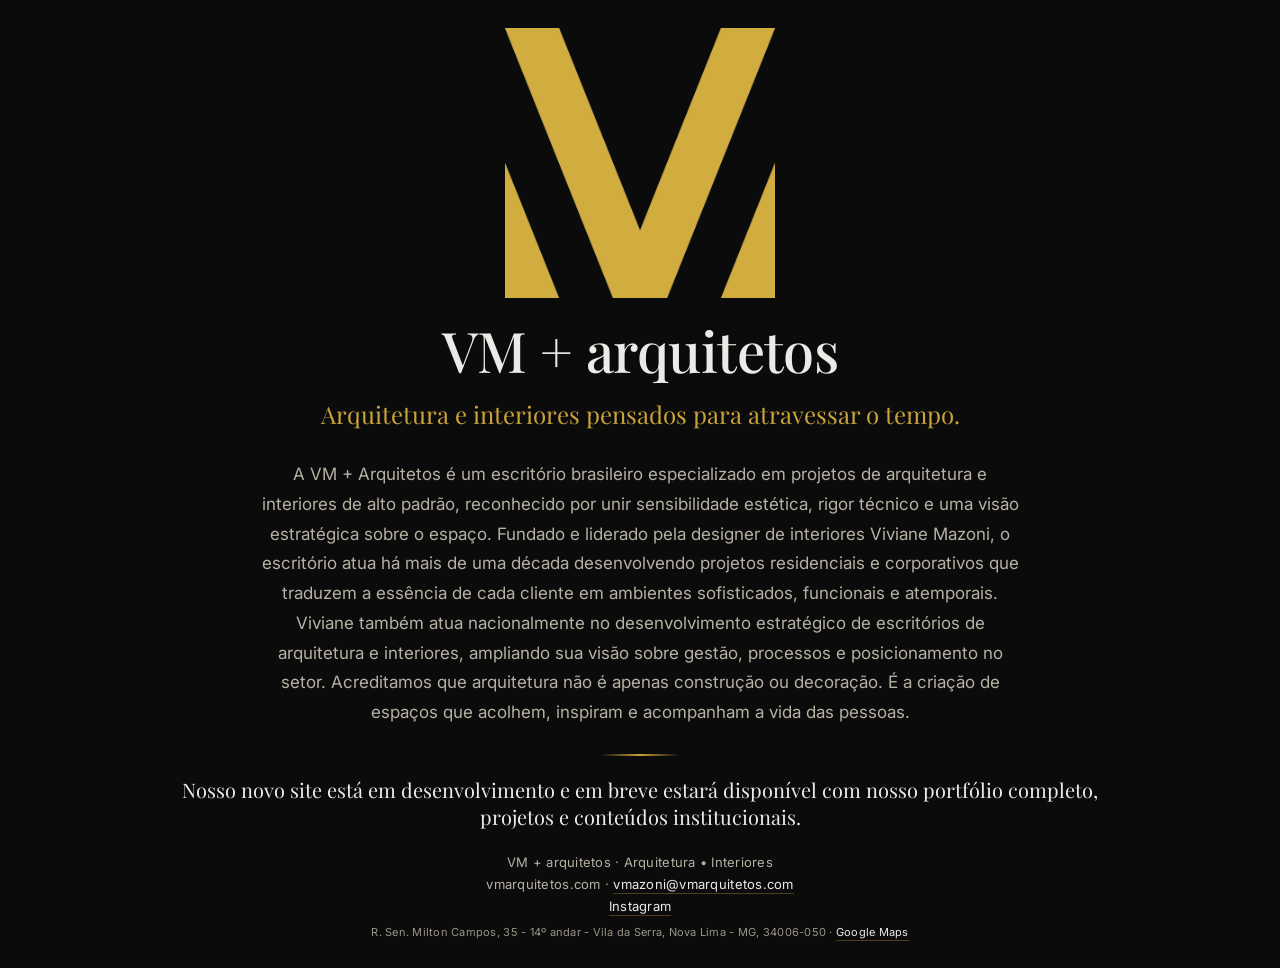
<file: index.html>
<!doctype html>
<html lang="pt-BR">
<head>
  <meta charset="utf-8" />
  <meta name="viewport" content="width=device-width, initial-scale=1" />
  <meta name="description" content="VM + arquitetos — arquitetura e interiores pensados para atravessar o tempo." />
  <title>VM + arquitetos</title>
  <link rel="preconnect" href="https://fonts.googleapis.com" />
  <link rel="preconnect" href="https://fonts.gstatic.com" crossorigin />
  <link href="https://fonts.googleapis.com/css2?family=Playfair+Display:wght@400;500;600&family=Inter:wght@300;400;500&display=swap" rel="stylesheet" />
  <style>
    :root {
      --bg: #0B0B0B;
      --gold: #C8A23A;
      --text: #ECEAE6;
      --muted: #B6B1A4;
    }
    * { box-sizing: border-box; }
    html, body { margin: 0; padding: 0; background: var(--bg); color: var(--text); }
    body { font-family: 'Inter', -apple-system, BlinkMacSystemFont, 'Segoe UI', Roboto, Helvetica, Arial, sans-serif; }

    .page {
      min-height: 100vh;
      display: grid;
      place-items: center;
      padding: 28px 20px;
    }

    .content {
      width: min(920px, 100%);
      text-align: center;
      display: grid;
      gap: 18px;
    }

    .logo {
      width: min(620px, 72vw);
      height: min(30vh, 320px);
      margin: 0 auto 4px;
      display: block;
      object-fit: contain;
    }

    h1 {
      margin: 0;
      font-family: 'Playfair Display', Georgia, 'Times New Roman', serif;
      font-size: clamp(34px, 6vw, 56px);
      font-weight: 500;
      line-height: 1.08;
      letter-spacing: -0.01em;
    }

    .subtitle {
      margin: 0;
      color: var(--gold);
      font-size: clamp(16px, 2.2vw, 24px);
      line-height: 1.4;
      font-family: 'Playfair Display', Georgia, 'Times New Roman', serif;
    }

    .copy {
      margin: 10px auto 0;
      width: min(760px, 100%);
      color: var(--muted);
      font-size: clamp(14px, 1.7vw, 17px);
      line-height: 1.75;
    }

    .divider {
      width: 80px;
      height: 2px;
      background: linear-gradient(90deg, transparent, var(--gold), transparent);
      margin: 8px auto 2px;
    }

    .status {
      margin: 0;
      color: var(--text);
      font-size: clamp(15px, 1.9vw, 20px);
      font-family: 'Playfair Display', Georgia, 'Times New Roman', serif;
    }

    .footer {
      margin-top: 6px;
      color: var(--muted);
      font-size: 13px;
      letter-spacing: 0.02em;
      display: grid;
      gap: 6px;
    }
    .footer-note {
      margin-top: 4px;
      font-size: 11px;
      color: #9a9588;
      line-height: 1.5;
    }

    .footer a {
      color: var(--text);
      text-decoration: none;
      border-bottom: 1px solid rgba(200, 162, 58, .35);
      padding-bottom: 1px;
    }

    .footer a:hover {
      border-bottom-color: var(--gold);
      color: var(--gold);
    }

    @media (max-width: 640px) {
      .page { padding: 24px 14px; }
      .copy { line-height: 1.7; }
      .footer { font-size: 12px; }
    }
  </style>
</head>
<body>
  <main class="page">
    <section class="content">
      <img class="logo" src="/assets/logo-vm.png" alt="Monograma VM+ Arquitetos" />

      <h1>VM + arquitetos</h1>
      <p class="subtitle">Arquitetura e interiores pensados para atravessar o tempo.</p>

      <p class="copy">
        A VM + Arquitetos é um escritório brasileiro especializado em projetos de arquitetura e interiores de alto padrão, reconhecido por unir sensibilidade estética, rigor técnico e uma visão estratégica sobre o espaço.
        Fundado e liderado pela designer de interiores Viviane Mazoni, o escritório atua há mais de uma década desenvolvendo projetos residenciais e corporativos que traduzem a essência de cada cliente em ambientes sofisticados, funcionais e atemporais.
        Viviane também atua nacionalmente no desenvolvimento estratégico de escritórios de arquitetura e interiores, ampliando sua visão sobre gestão, processos e posicionamento no setor.
        Acreditamos que arquitetura não é apenas construção ou decoração.
        É a criação de espaços que acolhem, inspiram e acompanham a vida das pessoas.
      </p>

      <div class="divider"></div>
      <p class="status">Nosso novo site está em desenvolvimento e em breve estará disponível com nosso portfólio completo, projetos e conteúdos institucionais.</p>

      <div class="footer">
        <div>VM + arquitetos · Arquitetura • Interiores</div>
        <div>vmarquitetos.com · <a href="mailto:vmazoni@vmarquitetos.com">vmazoni@vmarquitetos.com</a></div>
        <div><a href="https://www.instagram.com/viviane_mazoni/" target="_blank" rel="noopener noreferrer">Instagram</a></div>
        <div class="footer-note">
          R. Sen. Milton Campos, 35 - 14º andar - Vila da Serra, Nova Lima - MG, 34006-050 ·
          <a href="https://maps.app.goo.gl/TDk2q58FmkhfnQ3U6" target="_blank" rel="noopener noreferrer">Google Maps</a>
        </div>
      </div>
    </section>
  </main>
</body>
</html>
</file>
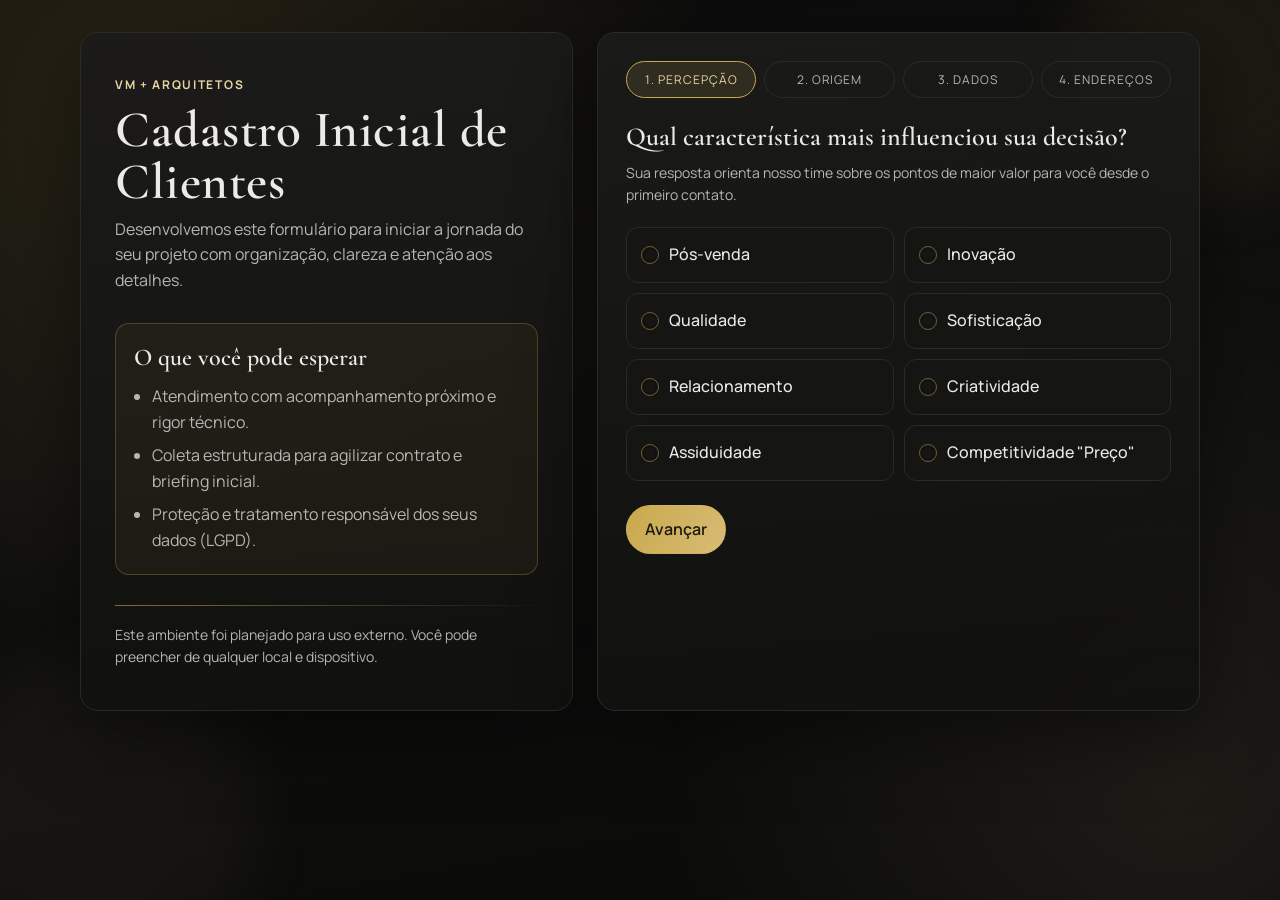
<file: cadastro-inicial/index.html>
<!doctype html>
<html lang="pt-BR">
  <head>
    <meta charset="UTF-8" />
    <meta name="viewport" content="width=device-width, initial-scale=1" />
    <title>VM + Arquitetos | Cadastro Inicial</title>
    <meta
      name="description"
      content="Cadastro inicial de clientes VM + Arquitetos. Processo seguro, elegante e pensado para uma jornada de alto padrão."
    />
    <link rel="preconnect" href="https://fonts.googleapis.com" />
    <link rel="preconnect" href="https://fonts.gstatic.com" crossorigin />
    <link
      href="https://fonts.googleapis.com/css2?family=Cormorant+Garamond:wght@500;600;700&family=Manrope:wght@400;500;600;700&display=swap"
      rel="stylesheet"
    />
    <link rel="stylesheet" href="styles.css" />
  </head>
  <body>
    <div class="bg-shape shape-a" aria-hidden="true"></div>
    <div class="bg-shape shape-b" aria-hidden="true"></div>

    <main class="layout">
      <section class="intro card reveal">
        <p class="eyebrow">VM + Arquitetos</p>
        <h1>Cadastro Inicial de Clientes</h1>
        <p class="lead">
          Desenvolvemos este formulário para iniciar a jornada do seu projeto com organização,
          clareza e atenção aos detalhes.
        </p>

        <div class="info-block">
          <h2>O que você pode esperar</h2>
          <ul>
            <li>Atendimento com acompanhamento próximo e rigor técnico.</li>
            <li>Coleta estruturada para agilizar contrato e briefing inicial.</li>
            <li>Proteção e tratamento responsável dos seus dados (LGPD).</li>
          </ul>
        </div>

        <div class="divider"></div>

        <p class="muted">
          Este ambiente foi planejado para uso externo. Você pode preencher de qualquer local e
          dispositivo.
        </p>
      </section>

      <section class="form-area card reveal delay-1">
        <div class="stepbar" aria-hidden="true">
          <div class="step is-active" data-marker="1">1. Percepção</div>
          <div class="step" data-marker="2">2. Origem</div>
          <div class="step" data-marker="3">3. Dados</div>
          <div class="step" data-marker="4">4. Endereços</div>
        </div>

        <form id="leadForm" novalidate>
          <div class="honeypot" aria-hidden="true">
            <label for="website">Website</label>
            <input type="text" id="website" name="website" autocomplete="off" tabindex="-1" />
          </div>

          <section class="panel is-active" data-step="1">
            <h2>Qual característica mais influenciou sua decisão?</h2>
            <p class="support">
              Sua resposta orienta nosso time sobre os pontos de maior valor para você desde o
              primeiro contato.
            </p>

            <div class="radio-grid" role="radiogroup" aria-label="Característica principal">
              <label class="radio-card">
                <input type="radio" name="characteristic" value="Pós-venda" required />
                <span>Pós-venda</span>
              </label>
              <label class="radio-card">
                <input type="radio" name="characteristic" value="Inovação" />
                <span>Inovação</span>
              </label>
              <label class="radio-card">
                <input type="radio" name="characteristic" value="Qualidade" />
                <span>Qualidade</span>
              </label>
              <label class="radio-card">
                <input type="radio" name="characteristic" value="Sofisticação" />
                <span>Sofisticação</span>
              </label>
              <label class="radio-card">
                <input type="radio" name="characteristic" value="Relacionamento" />
                <span>Relacionamento</span>
              </label>
              <label class="radio-card">
                <input type="radio" name="characteristic" value="Criatividade" />
                <span>Criatividade</span>
              </label>
              <label class="radio-card">
                <input type="radio" name="characteristic" value="Assiduidade" />
                <span>Assiduidade</span>
              </label>
              <label class="radio-card">
                <input type="radio" name="characteristic" value='Competitividade "Preço"' />
                <span>Competitividade "Preço"</span>
              </label>
            </div>
          </section>

          <section class="panel" data-step="2">
            <h2>Como nos conheceu?</h2>
            <p class="support">
              Essa informação ajuda a melhorar nossa comunicação e fortalecer os canais de maior
              relevância.
            </p>

            <div class="radio-grid radio-grid-2" role="radiogroup" aria-label="Origem do contato">
              <label class="radio-card">
                <input type="radio" name="referral_source" value="Google" required />
                <span>Google</span>
              </label>
              <label class="radio-card">
                <input type="radio" name="referral_source" value="Instagram" />
                <span>Instagram</span>
              </label>
              <label class="radio-card">
                <input type="radio" name="referral_source" value="Facebook" />
                <span>Facebook</span>
              </label>
              <label class="radio-card">
                <input type="radio" name="referral_source" value="Amigos" />
                <span>Amigos</span>
              </label>
              <label class="radio-card full-row">
                <input type="radio" name="referral_source" value="Outro" />
                <span>Outro</span>
              </label>
            </div>

            <div class="field" id="referralOtherField" hidden>
              <label for="referral_source_other">Se desejar, detalhe como chegou até nós</label>
              <input
                id="referral_source_other"
                name="referral_source_other"
                type="text"
                maxlength="120"
                placeholder="Ex.: indicação da arquiteta X"
              />
            </div>
          </section>

          <section class="panel" data-step="3">
            <h2>Dados iniciais do cliente</h2>
            <p class="support">
              Essas informações serão utilizadas para formalização contratual e comunicação do
              projeto.
            </p>

            <div class="fields two-cols">
              <div class="field full-row">
                <label for="full_name">Nome completo (responsável contratual)</label>
                <input id="full_name" name="full_name" type="text" required maxlength="140" />
              </div>

              <div class="field">
                <label for="cpf">CPF</label>
                <input
                  id="cpf"
                  name="cpf"
                  type="text"
                  inputmode="numeric"
                  required
                  placeholder="000.000.000-00"
                />
              </div>

              <div class="field">
                <label for="birthday_ddmm">Aniversário (opcional)</label>
                <input
                  id="birthday_ddmm"
                  name="birthday_ddmm"
                  type="text"
                  inputmode="numeric"
                  placeholder="dd/mm"
                />
              </div>

              <div class="field">
                <label for="phone_primary">Celular principal</label>
                <input
                  id="phone_primary"
                  name="phone_primary"
                  type="text"
                  inputmode="tel"
                  required
                  placeholder="+55 (31) 99999-9999"
                />
              </div>

              <div class="field">
                <label for="phone_secondary">Celular secundário (opcional)</label>
                <input
                  id="phone_secondary"
                  name="phone_secondary"
                  type="text"
                  inputmode="tel"
                  placeholder="+55 (31) 99999-9999"
                />
              </div>

              <div class="field">
                <label for="email_primary">E-mail principal</label>
                <input id="email_primary" name="email_primary" type="email" required />
              </div>

              <div class="field">
                <label for="email_secondary">E-mail secundário (opcional)</label>
                <input id="email_secondary" name="email_secondary" type="email" />
              </div>
            </div>
          </section>

          <section class="panel" data-step="4">
            <h2>Endereços e observações finais</h2>
            <p class="support">
              Primeiro endereço: correspondência atual. Segundo endereço: local que será objeto do
              projeto.
            </p>

            <div class="fields">
              <div class="field">
                <label for="address_correspondence">Endereço para correspondência</label>
                <textarea
                  id="address_correspondence"
                  name="address_correspondence"
                  rows="5"
                  required
                  placeholder="Rua/Avenida, número, complemento, bairro, município, CEP"
                ></textarea>
              </div>

              <div class="field">
                <label for="address_project">Endereço objeto do projeto</label>
                <textarea
                  id="address_project"
                  name="address_project"
                  rows="5"
                  required
                  placeholder="Rua/Avenida, número, complemento, bairro, município, CEP"
                ></textarea>
              </div>

              <div class="field">
                <label for="extra_info">Informações adicionais (opcional)</label>
                <textarea
                  id="extra_info"
                  name="extra_info"
                  rows="4"
                  placeholder="Caso exista alguma informação importante, descreva aqui."
                ></textarea>
              </div>
            </div>

            <p class="lgpd-note">
              Ao enviar, você concorda com o tratamento dos dados para execução contratual e
              comunicação operacional, em conformidade com a LGPD.
            </p>
          </section>

          <div class="actions">
            <button type="button" class="btn btn-ghost" id="prevBtn">Voltar</button>
            <button type="button" class="btn btn-primary" id="nextBtn">Avançar</button>
            <button type="submit" class="btn btn-primary" id="submitBtn" hidden>
              Concluir cadastro
            </button>
          </div>

          <p id="formStatus" class="status" role="status" aria-live="polite"></p>
        </form>

        <section id="successMessage" class="success" hidden>
          <h2>Cadastro recebido com sucesso.</h2>
          <p>
            Obrigada por preencher. Nosso time dará continuidade ao processo com as próximas
            orientações.
          </p>
          <button type="button" class="btn btn-ghost" id="newSubmissionBtn">Enviar novo cadastro</button>
        </section>
      </section>
    </main>

    <script src="config.js"></script>
    <script src="app.js" defer></script>
  </body>
</html>
</file>
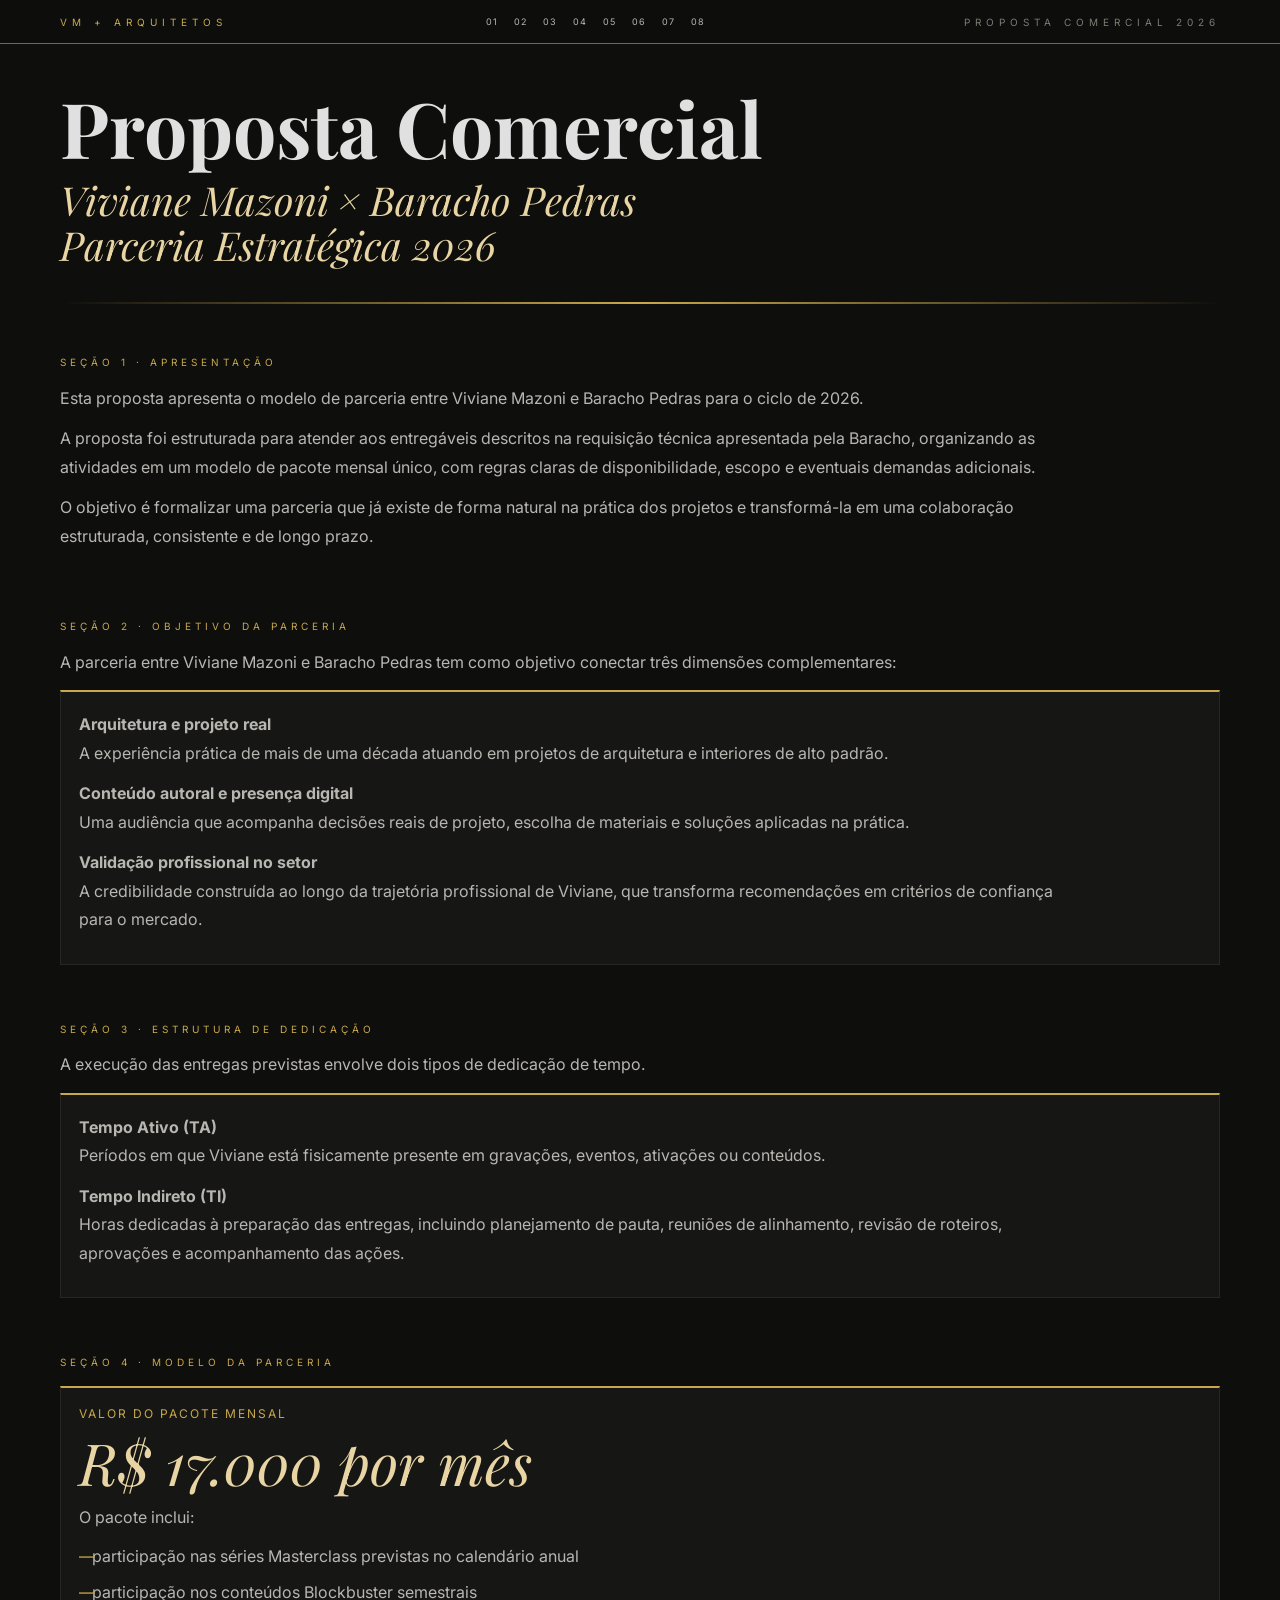
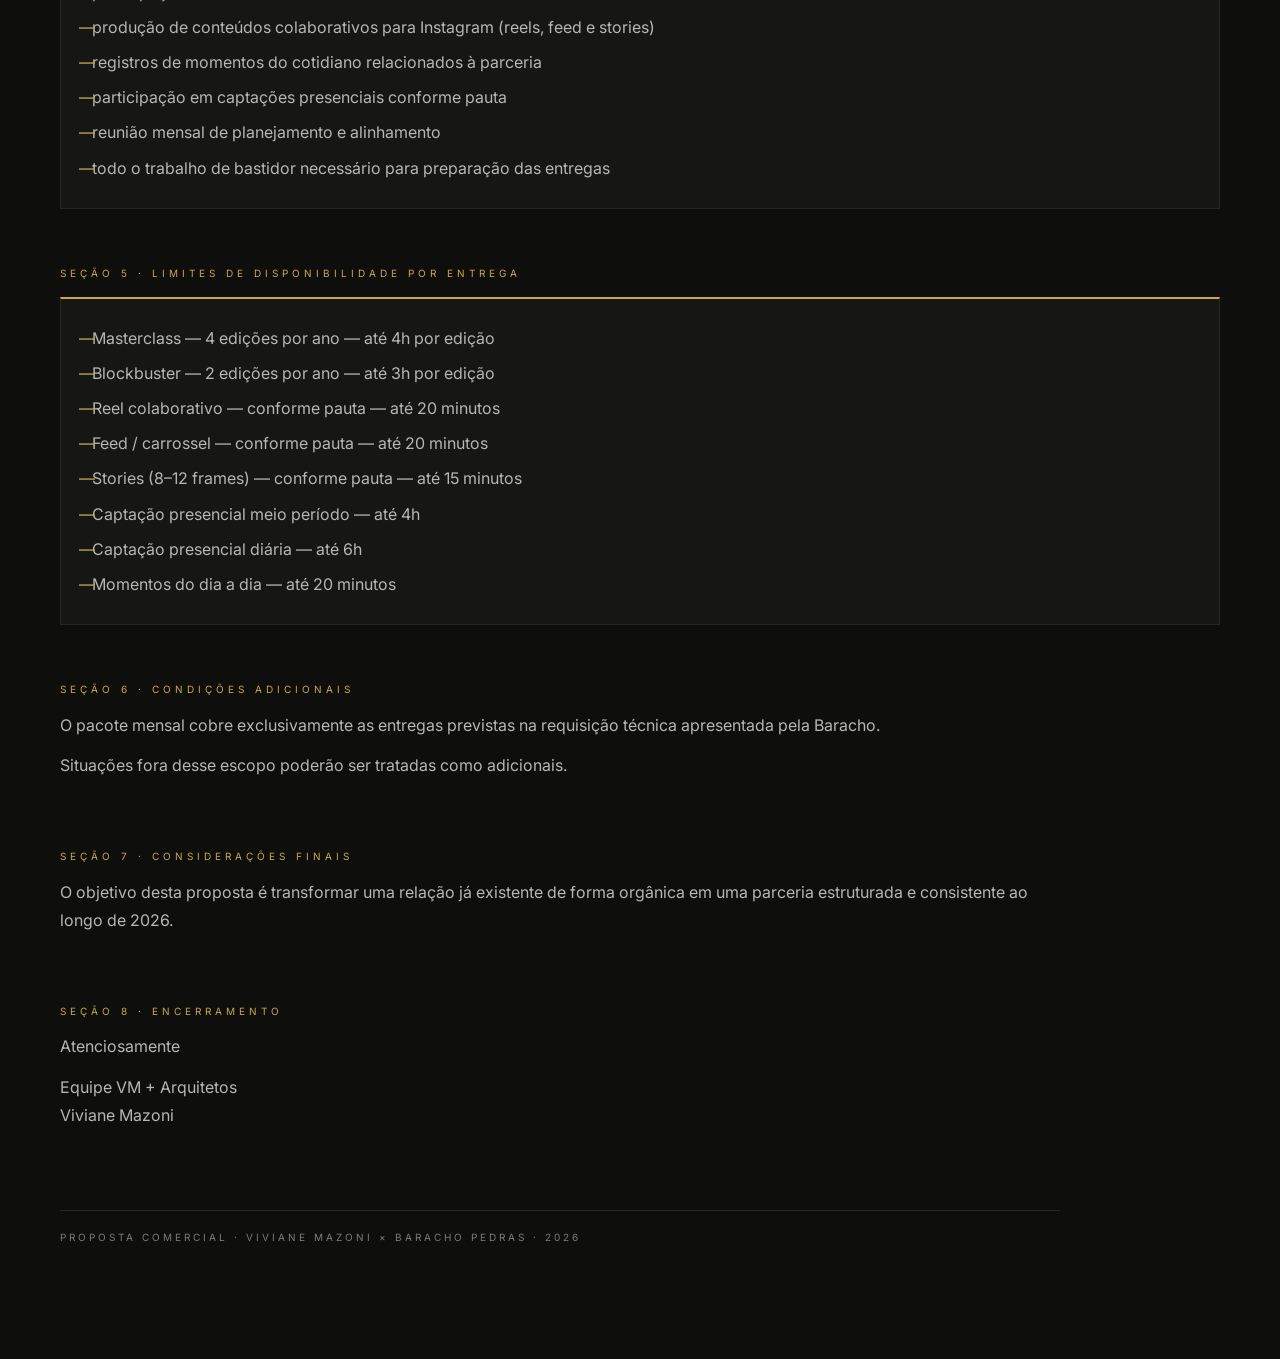
<file: proposta-comercial-baracho-2026/index.html>
<!doctype html>
<html lang="pt-BR">
<head>
  <meta charset="utf-8" />
  <meta name="viewport" content="width=device-width, initial-scale=1" />
  <meta name="description" content="Proposta Comercial Viviane Mazoni x Baracho Pedras para parceria estratégica 2026." />
  <title>Proposta Comercial | Viviane Mazoni x Baracho Pedras</title>
  <link rel="preconnect" href="https://fonts.googleapis.com" />
  <link rel="preconnect" href="https://fonts.gstatic.com" crossorigin />
  <link href="https://fonts.googleapis.com/css2?family=Playfair+Display:ital,wght@0,400;0,600;1,400;1,600&family=Inter:wght@300;400;500;600&display=swap" rel="stylesheet" />
  <style>
    :root {
      --bg: #0E0E0D;
      --bg-soft: #121211;
      --card: #161615;
      --line: #262624;
      --gold: #C9A84C;
      --gold-light: #E8D5A3;
      --text: #E0E0E0;
      --text-soft: #B8B6B1;
      --text-muted: #7E7B72;
      --max: 1200px;
    }
    * { box-sizing: border-box; }
    html, body { margin: 0; padding: 0; background: var(--bg); color: var(--text); }
    body { font-family: 'Inter', sans-serif; }

    .topbar {
      position: sticky;
      top: 0;
      z-index: 40;
      background: rgba(14, 14, 13, 0.94);
      border-bottom: 1px solid var(--gold-deep, #8B6914);
      backdrop-filter: blur(6px);
    }
    .topbar-inner {
      max-width: var(--max);
      margin: 0 auto;
      padding: 13px 20px;
      display: flex;
      justify-content: space-between;
      align-items: center;
      gap: 14px;
    }
    .brand, .kit {
      font-size: 10px;
      letter-spacing: 5px;
      text-transform: uppercase;
    }
    .brand { color: var(--gold); }
    .kit { color: var(--text-muted); }
    .jump-nav {
      display: flex;
      gap: 8px;
      align-items: center;
    }
    .jump-nav a {
      color: var(--text-soft);
      text-decoration: none;
      font-size: 9px;
      letter-spacing: 1px;
      text-transform: uppercase;
      padding: 3px 4px;
      transition: color .25s ease;
    }
    .jump-nav a:hover { color: var(--gold-light); }

    main {
      max-width: var(--max);
      margin: 0 auto;
      padding: 44px 20px 100px;
    }
    .page-title {
      font-family: 'Playfair Display', serif;
      font-size: clamp(44px, 6vw, 78px);
      line-height: 1.02;
      margin: 0 0 12px;
      color: var(--text);
    }
    .page-sub {
      font-family: 'Playfair Display', serif;
      font-size: clamp(24px, 3.4vw, 40px);
      line-height: 1.12;
      margin: 0;
      color: var(--gold-light);
      font-style: italic;
    }
    .gold-divider {
      height: 2px;
      margin: 34px 0 22px;
      background: linear-gradient(90deg, transparent, var(--gold), transparent);
    }
    section {
      padding: 28px 0;
    }
    .section-tag {
      margin: 0 0 12px;
      font-size: 10px;
      letter-spacing: 4px;
      text-transform: uppercase;
      color: var(--gold);
    }
    h2 {
      margin: 0 0 14px;
      font-family: 'Playfair Display', serif;
      font-size: clamp(34px, 4.4vw, 58px);
      line-height: 1.06;
      font-weight: 400;
      color: var(--text);
    }
    p {
      margin: 0 0 12px;
      color: var(--text-soft);
      line-height: 1.78;
      font-size: 16px;
      max-width: 1000px;
    }
    .card {
      margin-top: 14px;
      border: 1px solid var(--line);
      border-top: 2px solid var(--gold);
      background: var(--card);
      padding: 18px;
    }
    .list {
      margin: 8px 0 0;
      padding: 0;
      list-style: none;
    }
    .list li {
      margin-bottom: 8px;
      color: var(--text-soft);
      line-height: 1.7;
      padding-left: 13px;
      position: relative;
    }
    .list li::before {
      content: "—";
      position: absolute;
      left: 0;
      color: var(--gold);
    }
    .kicker {
      font-family: 'Inter', sans-serif;
      color: var(--gold);
      text-transform: uppercase;
      font-size: 12px;
      letter-spacing: 2px;
      margin-bottom: 10px;
    }
    .value {
      font-family: 'Playfair Display', serif;
      font-style: italic;
      color: var(--gold-light);
      font-size: clamp(36px, 5vw, 58px);
      line-height: 1;
      margin: 12px 0;
    }
    .footer-note {
      margin-top: 40px;
      padding-top: 18px;
      border-top: 1px solid var(--line);
      font-size: 10px;
      letter-spacing: 3px;
      text-transform: uppercase;
      color: var(--text-muted);
    }

    @media (max-width: 768px) {
      main { padding: 32px 14px 84px; }
      p { font-size: 15px; }
      .jump-nav { display: none; }
    }
  </style>
</head>
<body>
  <header class="topbar">
    <div class="topbar-inner">
      <div class="brand">VM + Arquitetos</div>
      <nav class="jump-nav" aria-label="Navegação por seções">
        <a href="#s1">01</a>
        <a href="#s2">02</a>
        <a href="#s3">03</a>
        <a href="#s4">04</a>
        <a href="#s5">05</a>
        <a href="#s6">06</a>
        <a href="#s7">07</a>
        <a href="#s8">08</a>
      </nav>
      <div class="kit">Proposta Comercial 2026</div>
    </div>
  </header>

  <main>
    <h1 class="page-title">Proposta Comercial</h1>
    <p class="page-sub">Viviane Mazoni × Baracho Pedras<br/>Parceria Estratégica 2026</p>
    <div class="gold-divider"></div>

    <section id="s1">
      <p class="section-tag">Seção 1 · Apresentação</p>
      <p>Esta proposta apresenta o modelo de parceria entre Viviane Mazoni e Baracho Pedras para o ciclo de 2026.</p>
      <p>A proposta foi estruturada para atender aos entregáveis descritos na requisição técnica apresentada pela Baracho, organizando as atividades em um modelo de pacote mensal único, com regras claras de disponibilidade, escopo e eventuais demandas adicionais.</p>
      <p>O objetivo é formalizar uma parceria que já existe de forma natural na prática dos projetos e transformá-la em uma colaboração estruturada, consistente e de longo prazo.</p>
    </section>

    <section id="s2">
      <p class="section-tag">Seção 2 · Objetivo da Parceria</p>
      <p>A parceria entre Viviane Mazoni e Baracho Pedras tem como objetivo conectar três dimensões complementares:</p>
      <div class="card">
        <p><strong>Arquitetura e projeto real</strong><br/>A experiência prática de mais de uma década atuando em projetos de arquitetura e interiores de alto padrão.</p>
        <p><strong>Conteúdo autoral e presença digital</strong><br/>Uma audiência que acompanha decisões reais de projeto, escolha de materiais e soluções aplicadas na prática.</p>
        <p><strong>Validação profissional no setor</strong><br/>A credibilidade construída ao longo da trajetória profissional de Viviane, que transforma recomendações em critérios de confiança para o mercado.</p>
      </div>
    </section>

    <section id="s3">
      <p class="section-tag">Seção 3 · Estrutura de Dedicação</p>
      <p>A execução das entregas previstas envolve dois tipos de dedicação de tempo.</p>
      <div class="card">
        <p><strong>Tempo Ativo (TA)</strong><br/>Períodos em que Viviane está fisicamente presente em gravações, eventos, ativações ou conteúdos.</p>
        <p><strong>Tempo Indireto (TI)</strong><br/>Horas dedicadas à preparação das entregas, incluindo planejamento de pauta, reuniões de alinhamento, revisão de roteiros, aprovações e acompanhamento das ações.</p>
      </div>
    </section>

    <section id="s4">
      <p class="section-tag">Seção 4 · Modelo da Parceria</p>
      <div class="card">
        <div class="kicker">Valor do pacote mensal</div>
        <div class="value">R$ 17.000 por mês</div>
        <p>O pacote inclui:</p>
        <ul class="list">
          <li>participação nas séries Masterclass previstas no calendário anual</li>
          <li>participação nos conteúdos Blockbuster semestrais</li>
          <li>produção de conteúdos colaborativos para Instagram (reels, feed e stories)</li>
          <li>registros de momentos do cotidiano relacionados à parceria</li>
          <li>participação em captações presenciais conforme pauta</li>
          <li>reunião mensal de planejamento e alinhamento</li>
          <li>todo o trabalho de bastidor necessário para preparação das entregas</li>
        </ul>
      </div>
    </section>

    <section id="s5">
      <p class="section-tag">Seção 5 · Limites de Disponibilidade por Entrega</p>
      <div class="card">
        <ul class="list">
          <li>Masterclass — 4 edições por ano — até 4h por edição</li>
          <li>Blockbuster — 2 edições por ano — até 3h por edição</li>
          <li>Reel colaborativo — conforme pauta — até 20 minutos</li>
          <li>Feed / carrossel — conforme pauta — até 20 minutos</li>
          <li>Stories (8–12 frames) — conforme pauta — até 15 minutos</li>
          <li>Captação presencial meio período — até 4h</li>
          <li>Captação presencial diária — até 6h</li>
          <li>Momentos do dia a dia — até 20 minutos</li>
        </ul>
      </div>
    </section>

    <section id="s6">
      <p class="section-tag">Seção 6 · Condições Adicionais</p>
      <p>O pacote mensal cobre exclusivamente as entregas previstas na requisição técnica apresentada pela Baracho.</p>
      <p>Situações fora desse escopo poderão ser tratadas como adicionais.</p>
    </section>

    <section id="s7">
      <p class="section-tag">Seção 7 · Considerações Finais</p>
      <p>O objetivo desta proposta é transformar uma relação já existente de forma orgânica em uma parceria estruturada e consistente ao longo de 2026.</p>
    </section>

    <section id="s8">
      <p class="section-tag">Seção 8 · Encerramento</p>
      <p>Atenciosamente</p>
      <p>Equipe VM + Arquitetos<br/>Viviane Mazoni</p>
    </section>

    <p class="footer-note">Proposta Comercial · Viviane Mazoni × Baracho Pedras · 2026</p>
  </main>
</body>
</html>
</file>
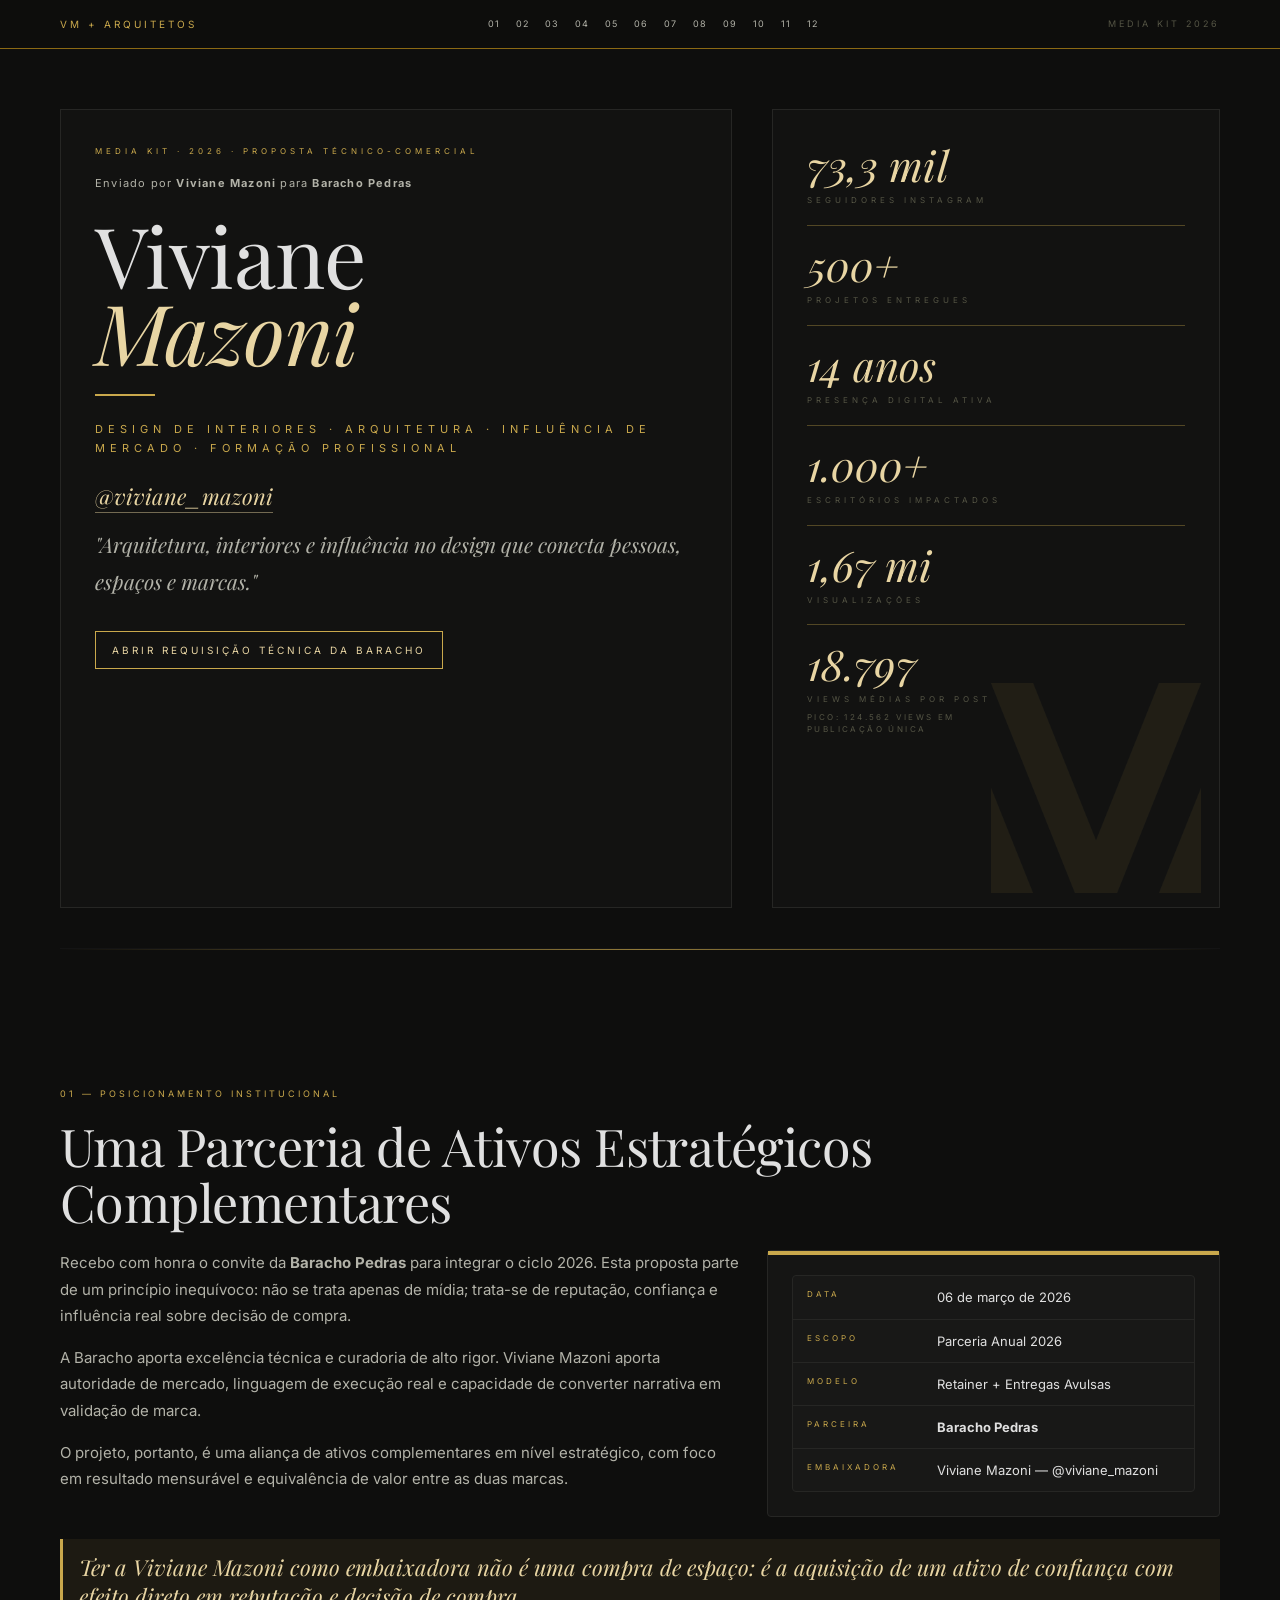
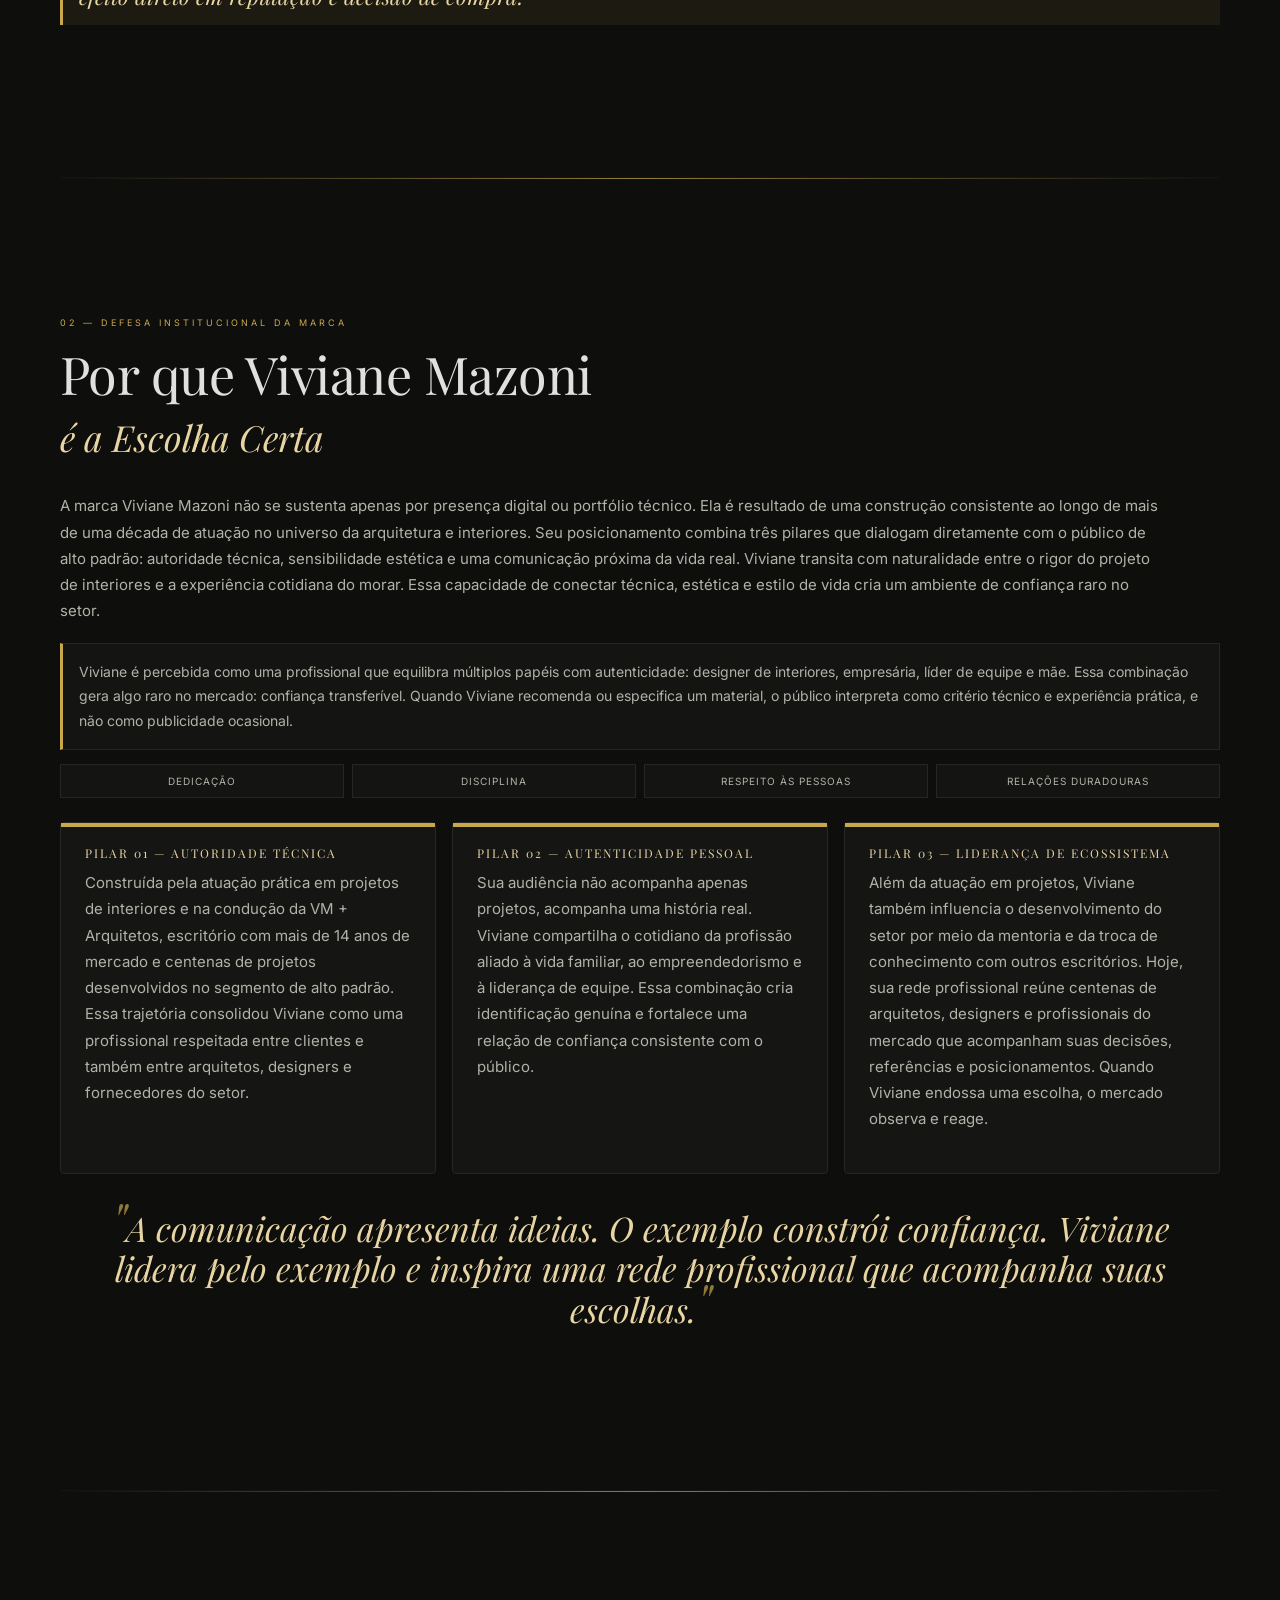
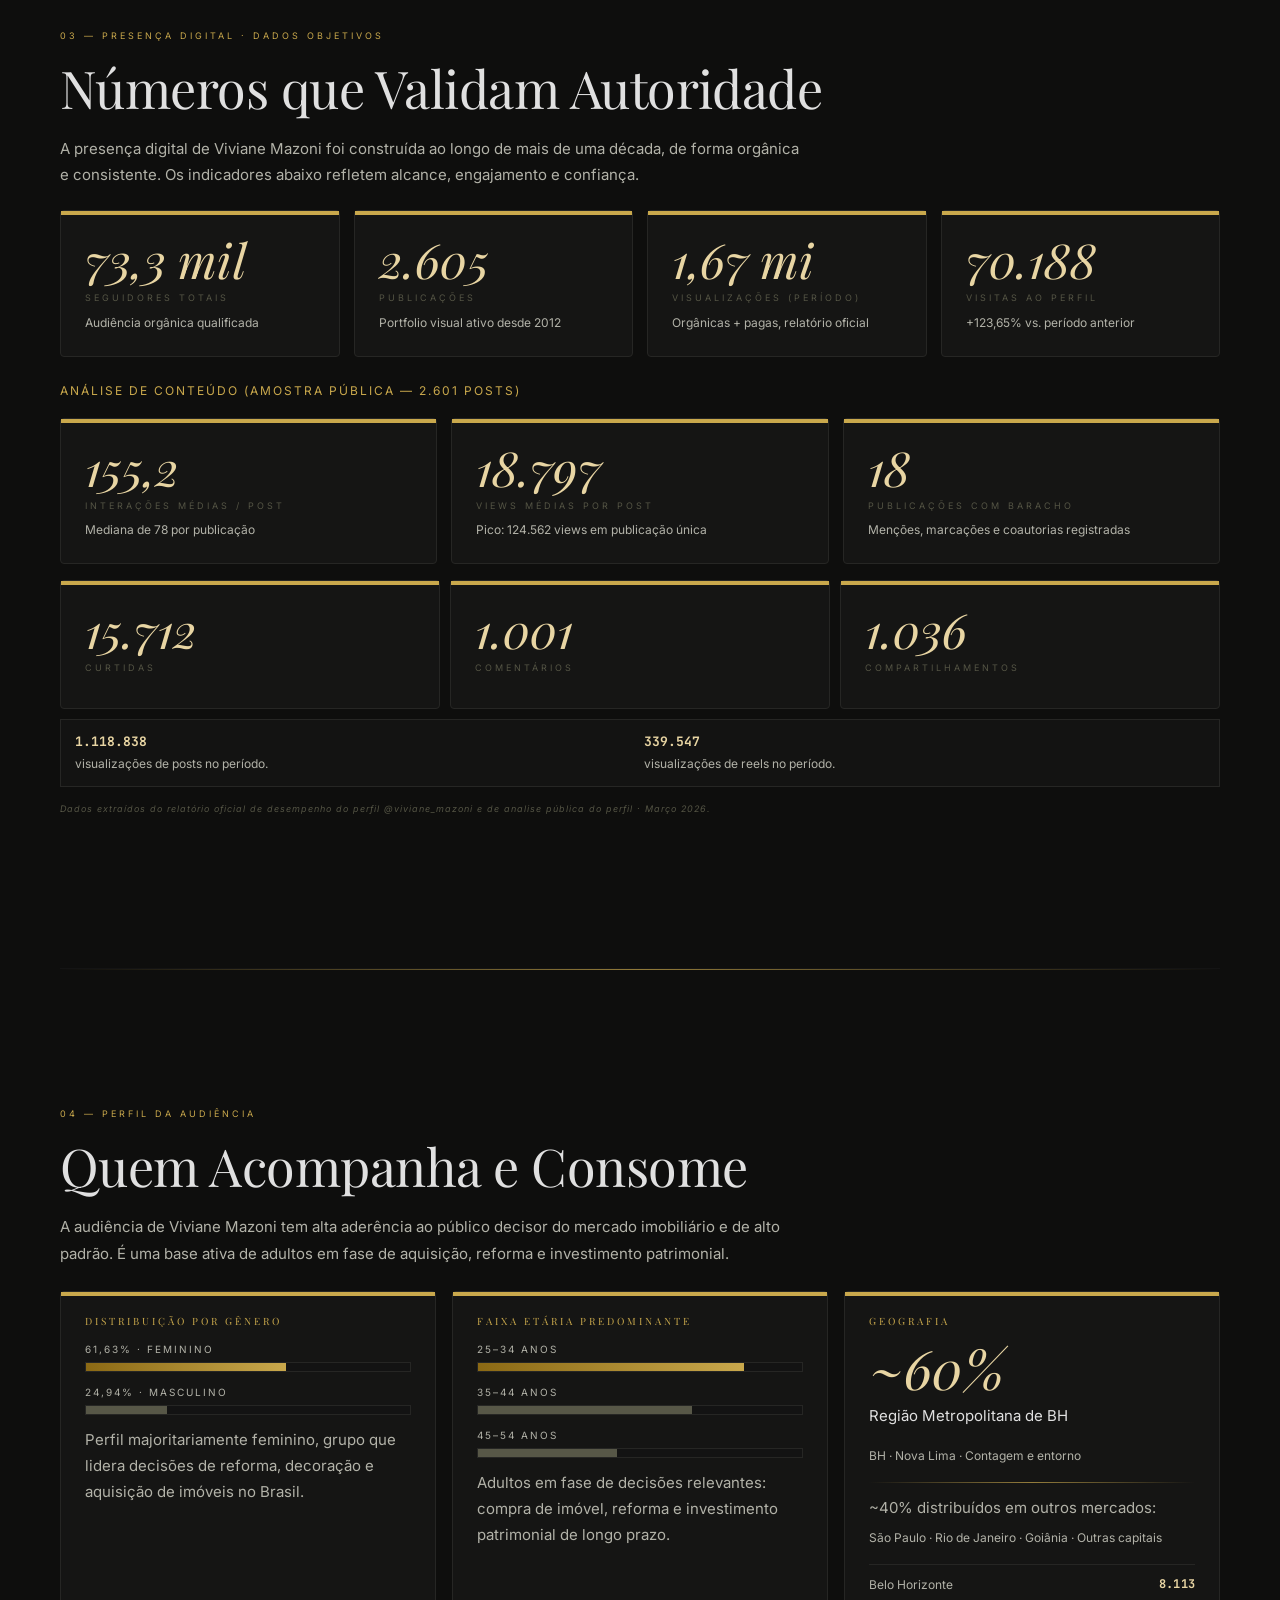
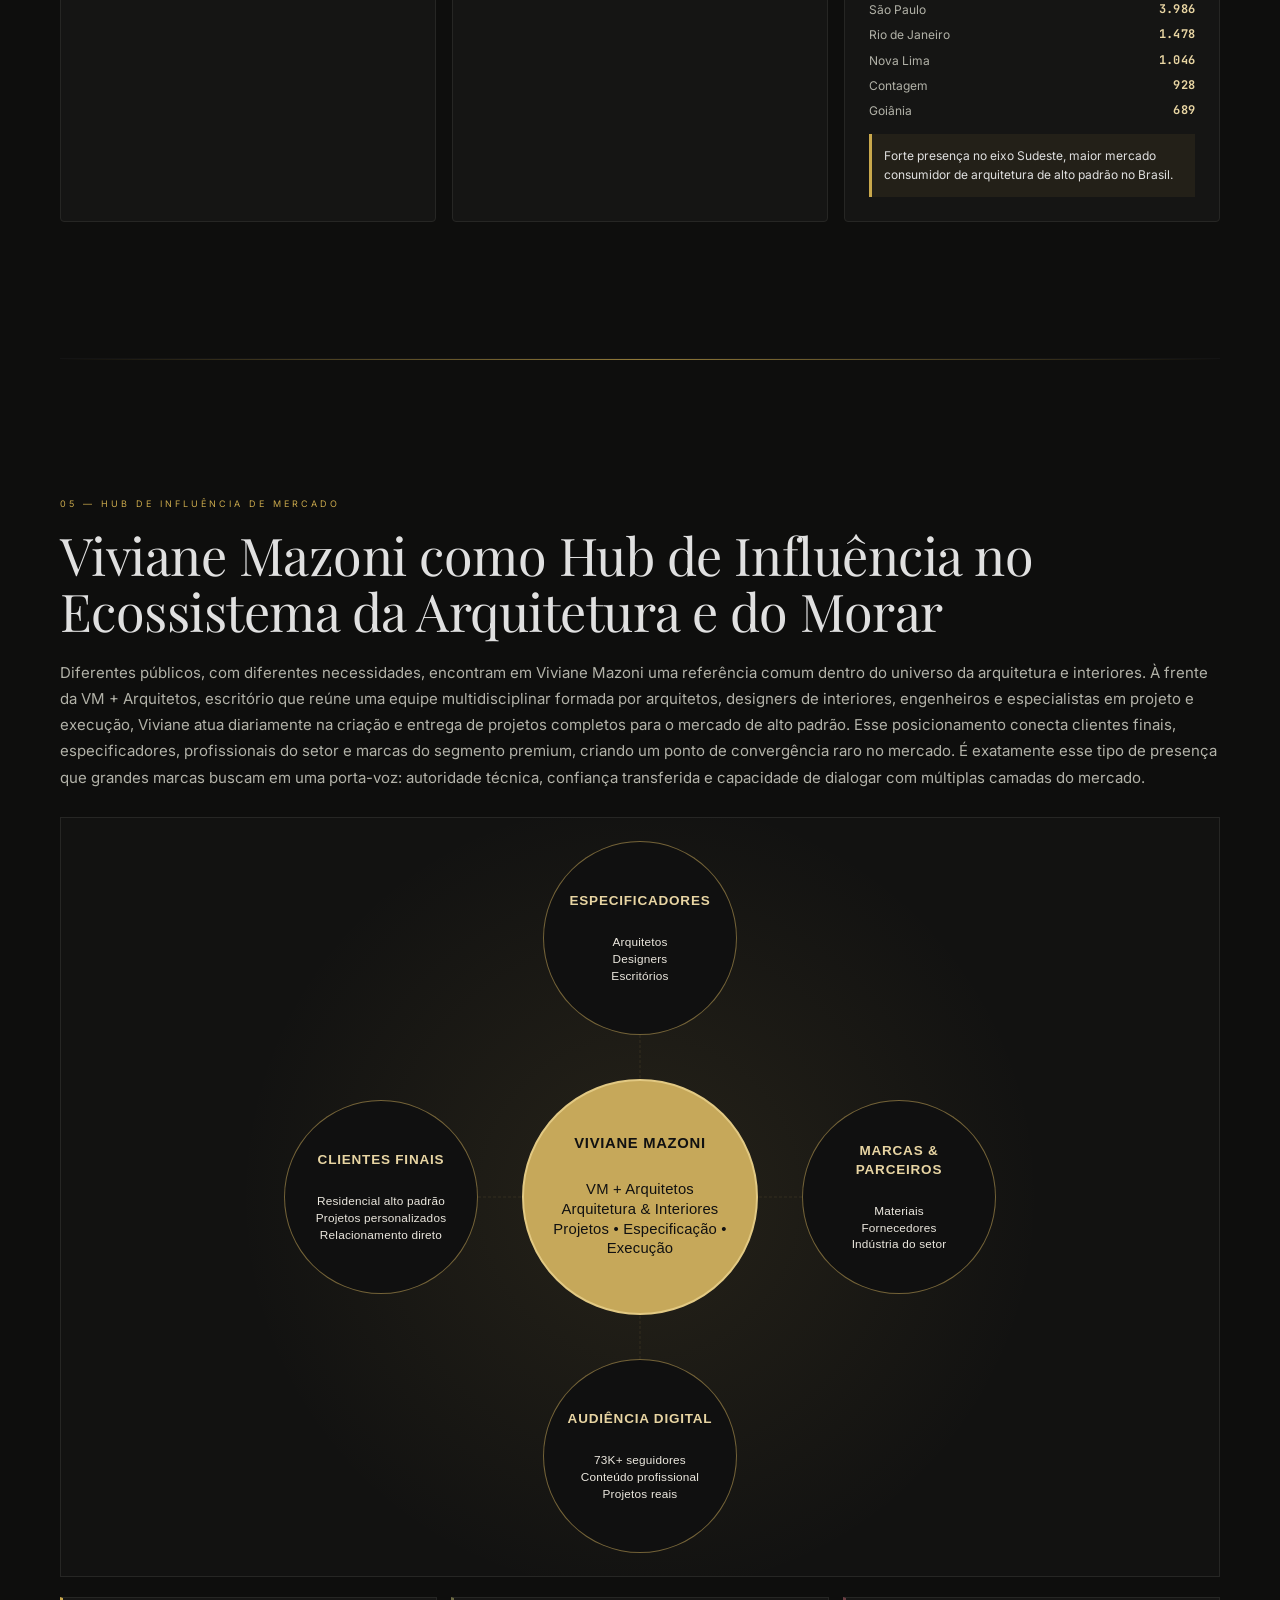
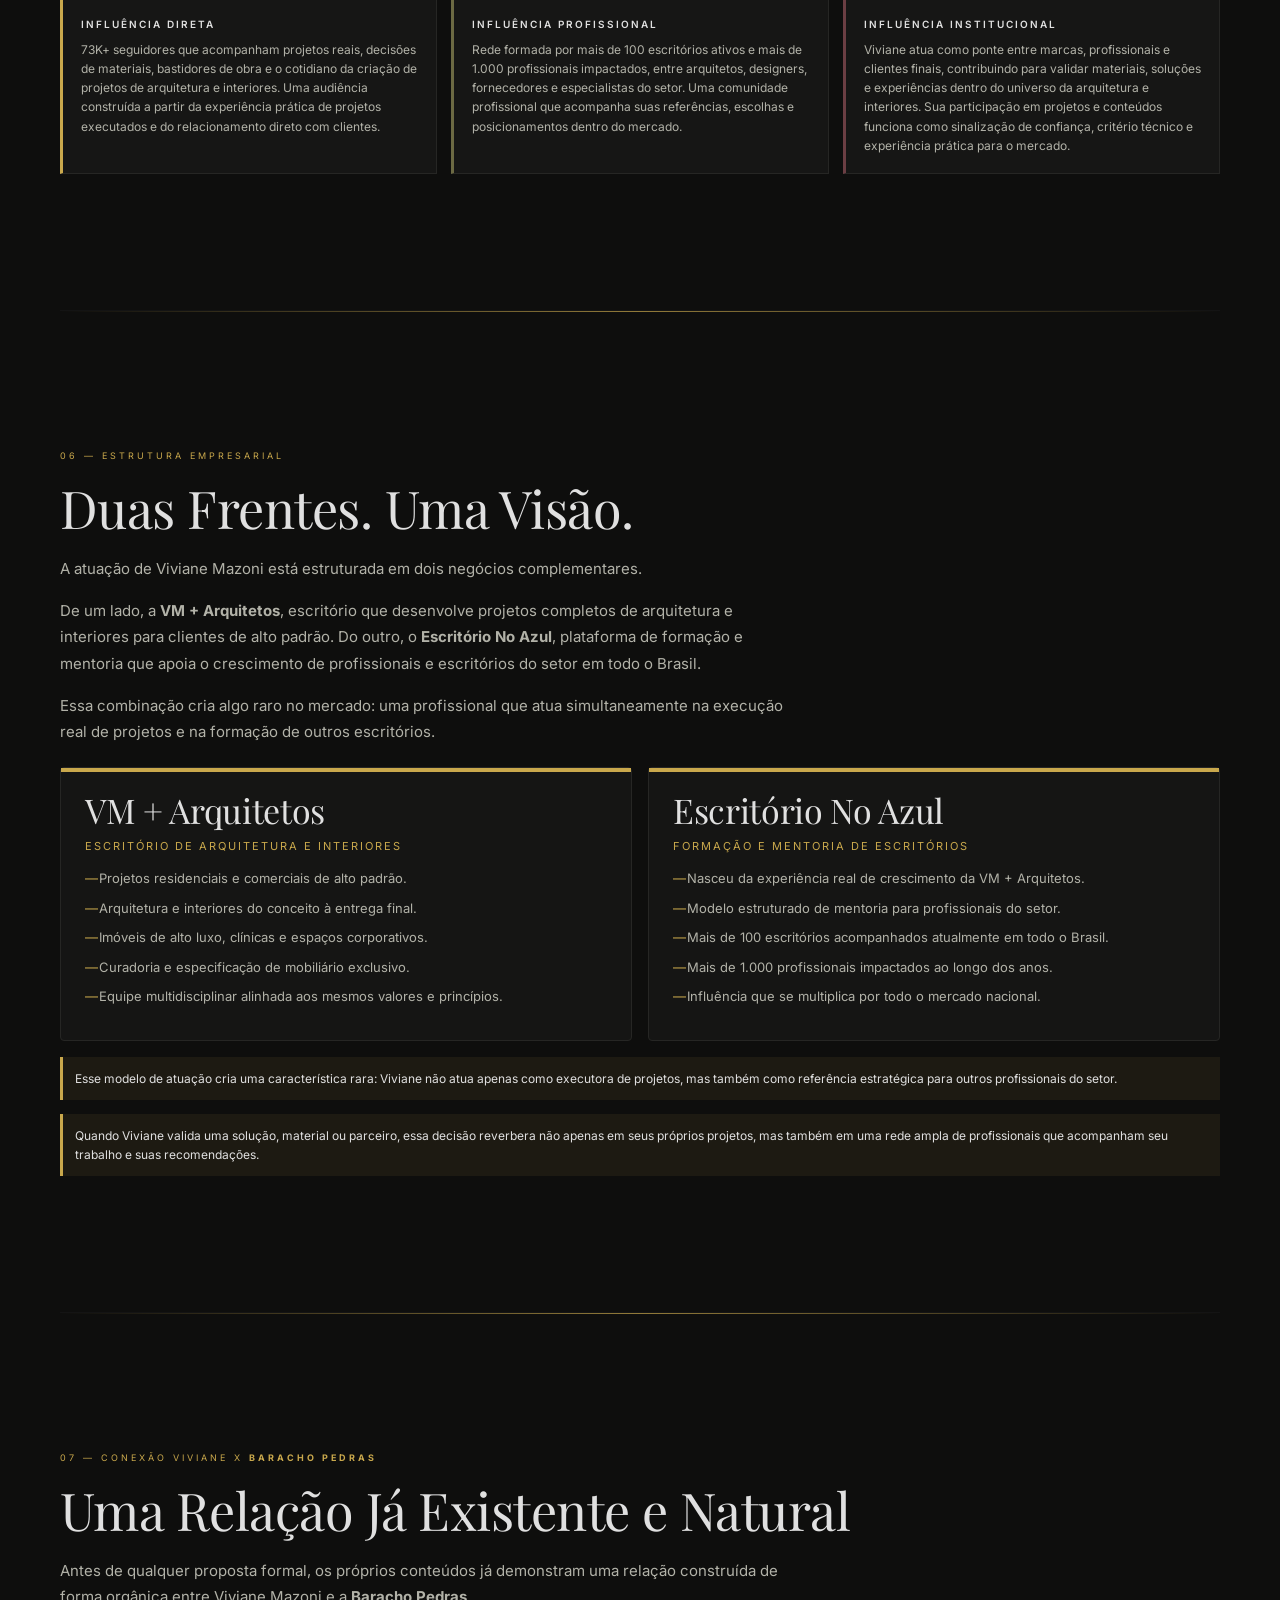
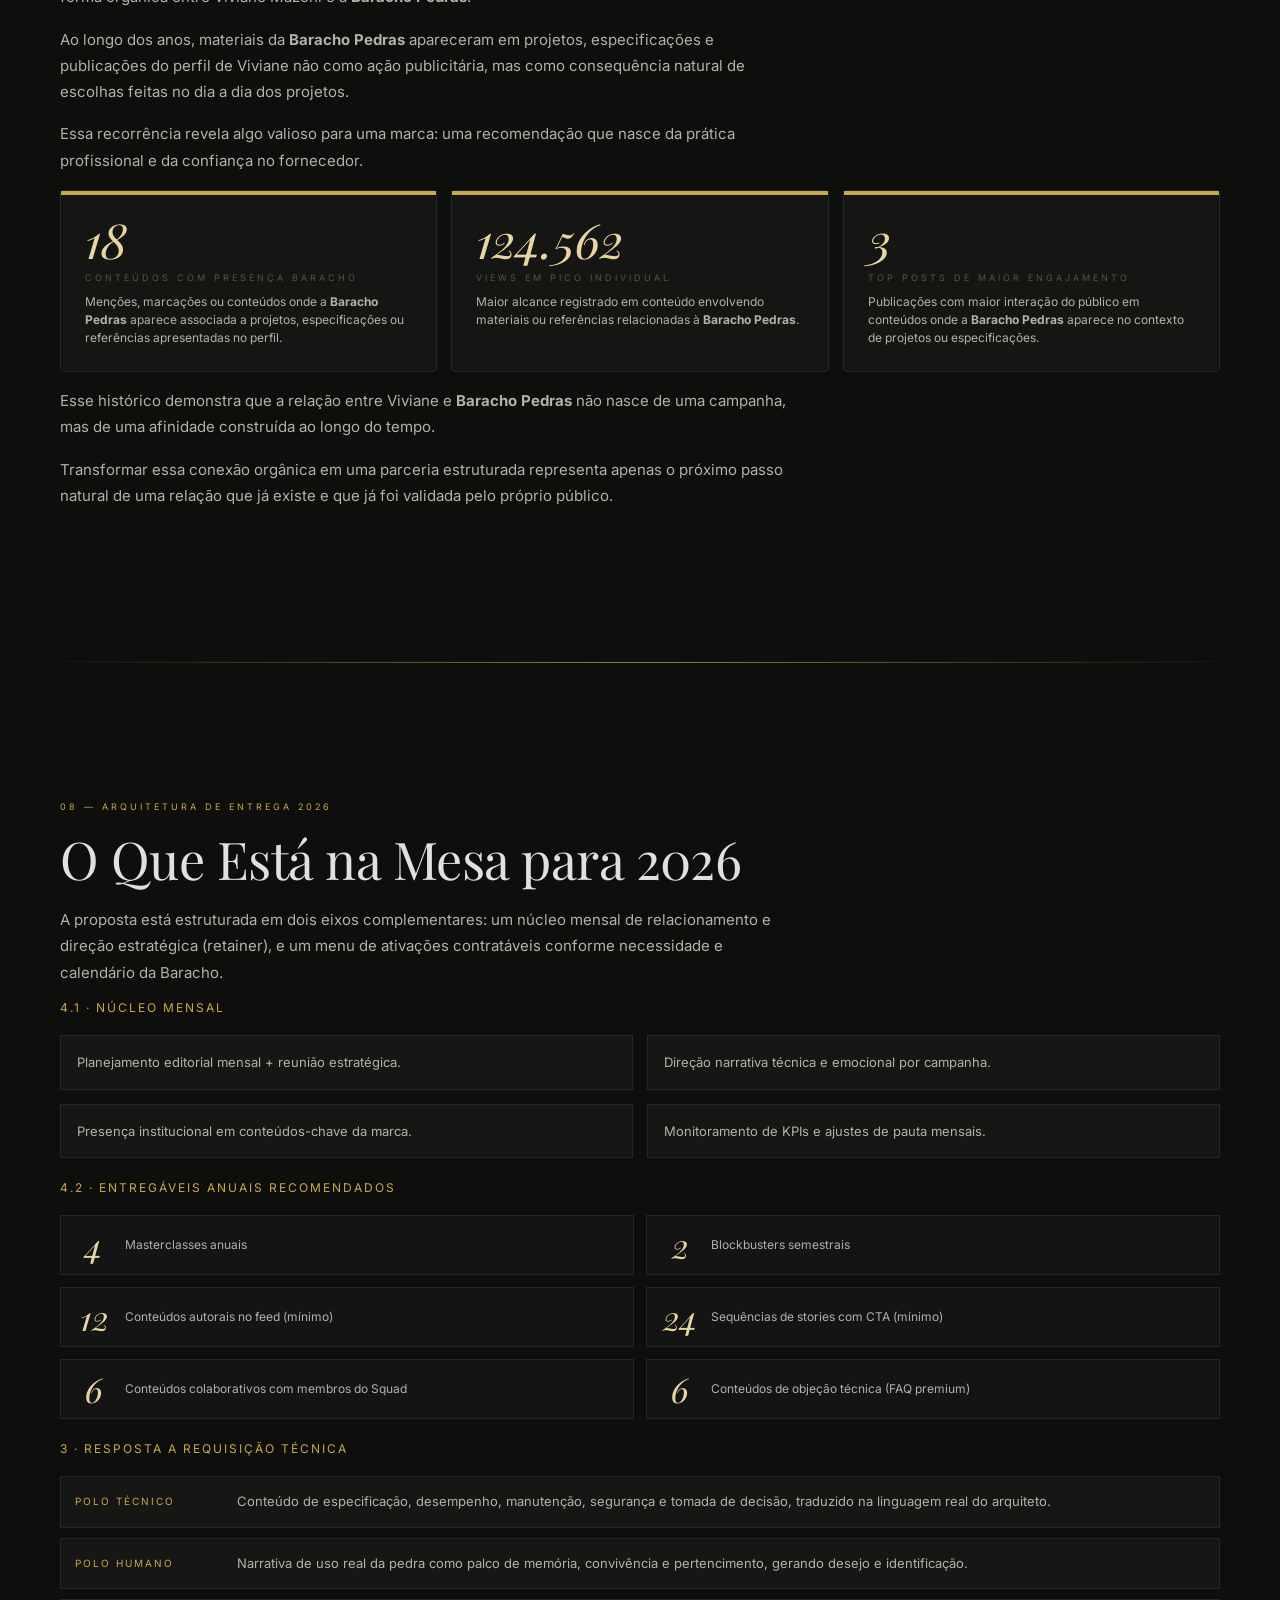
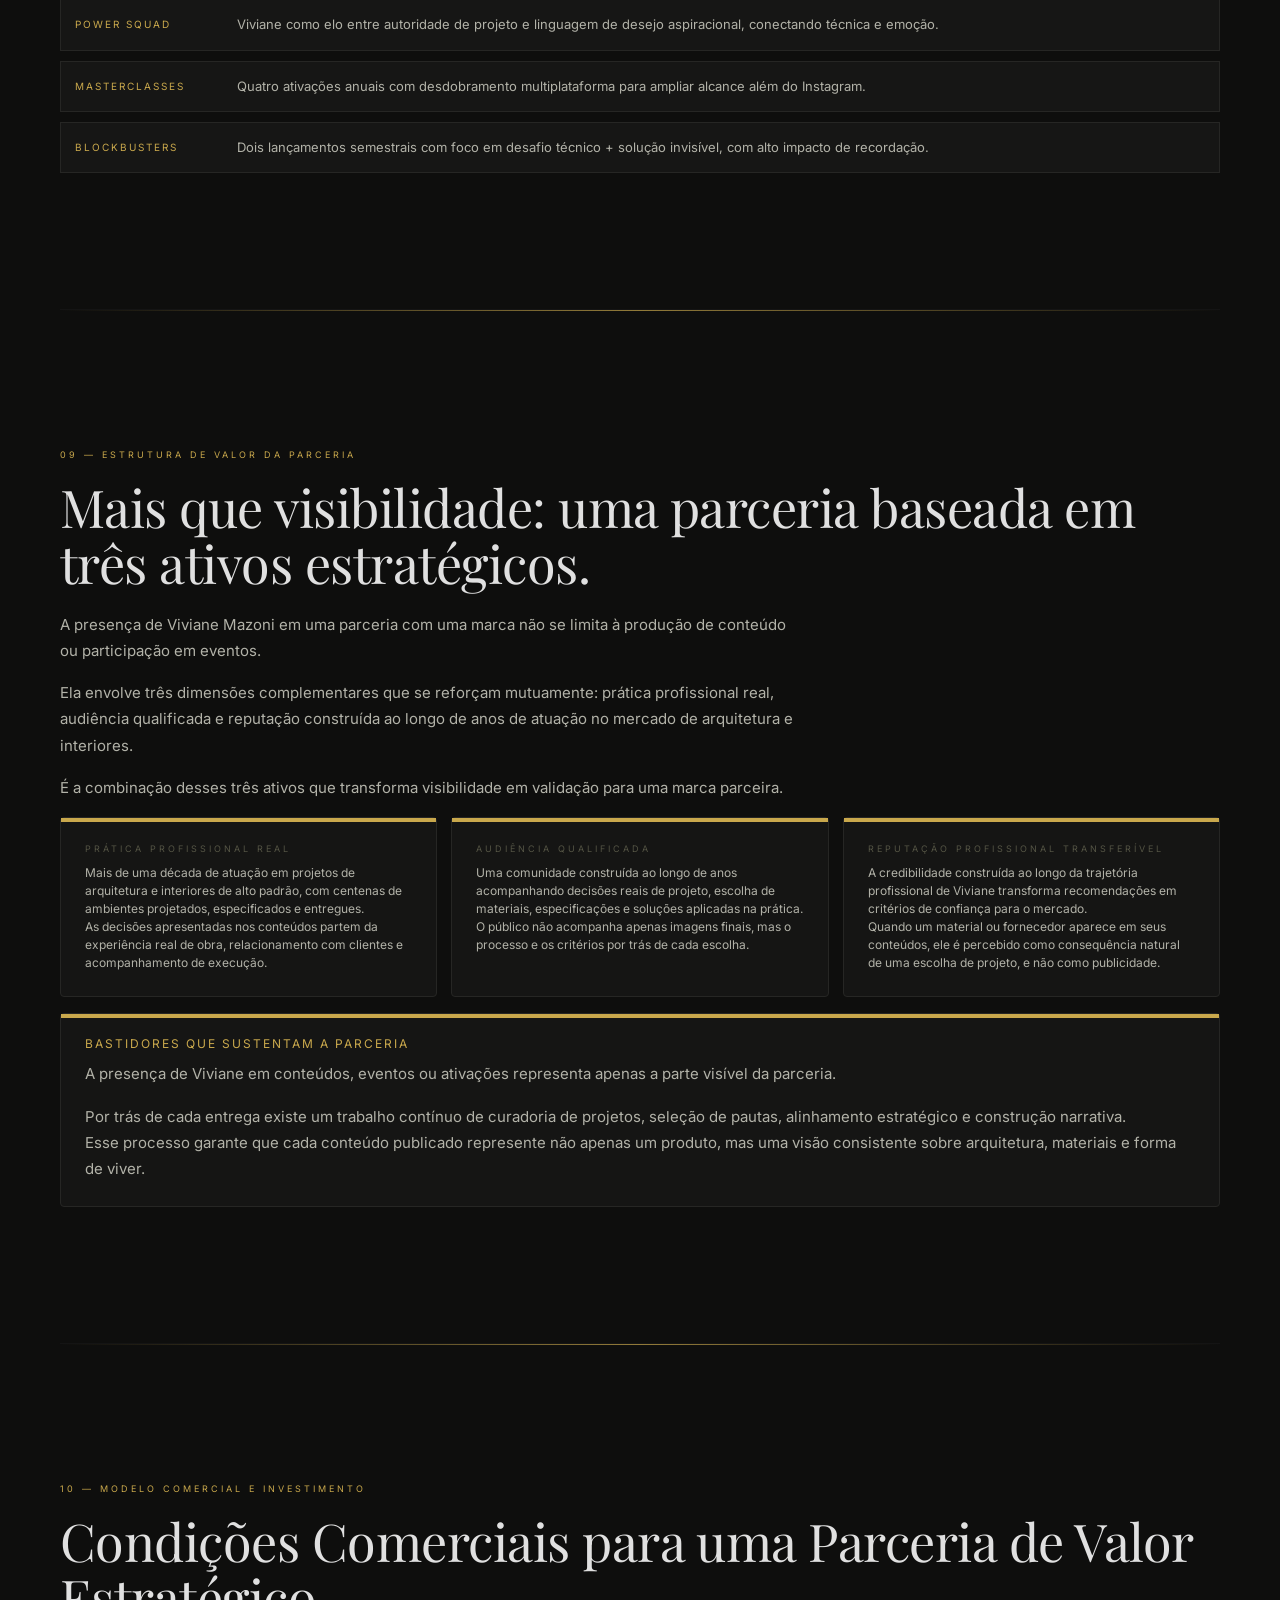
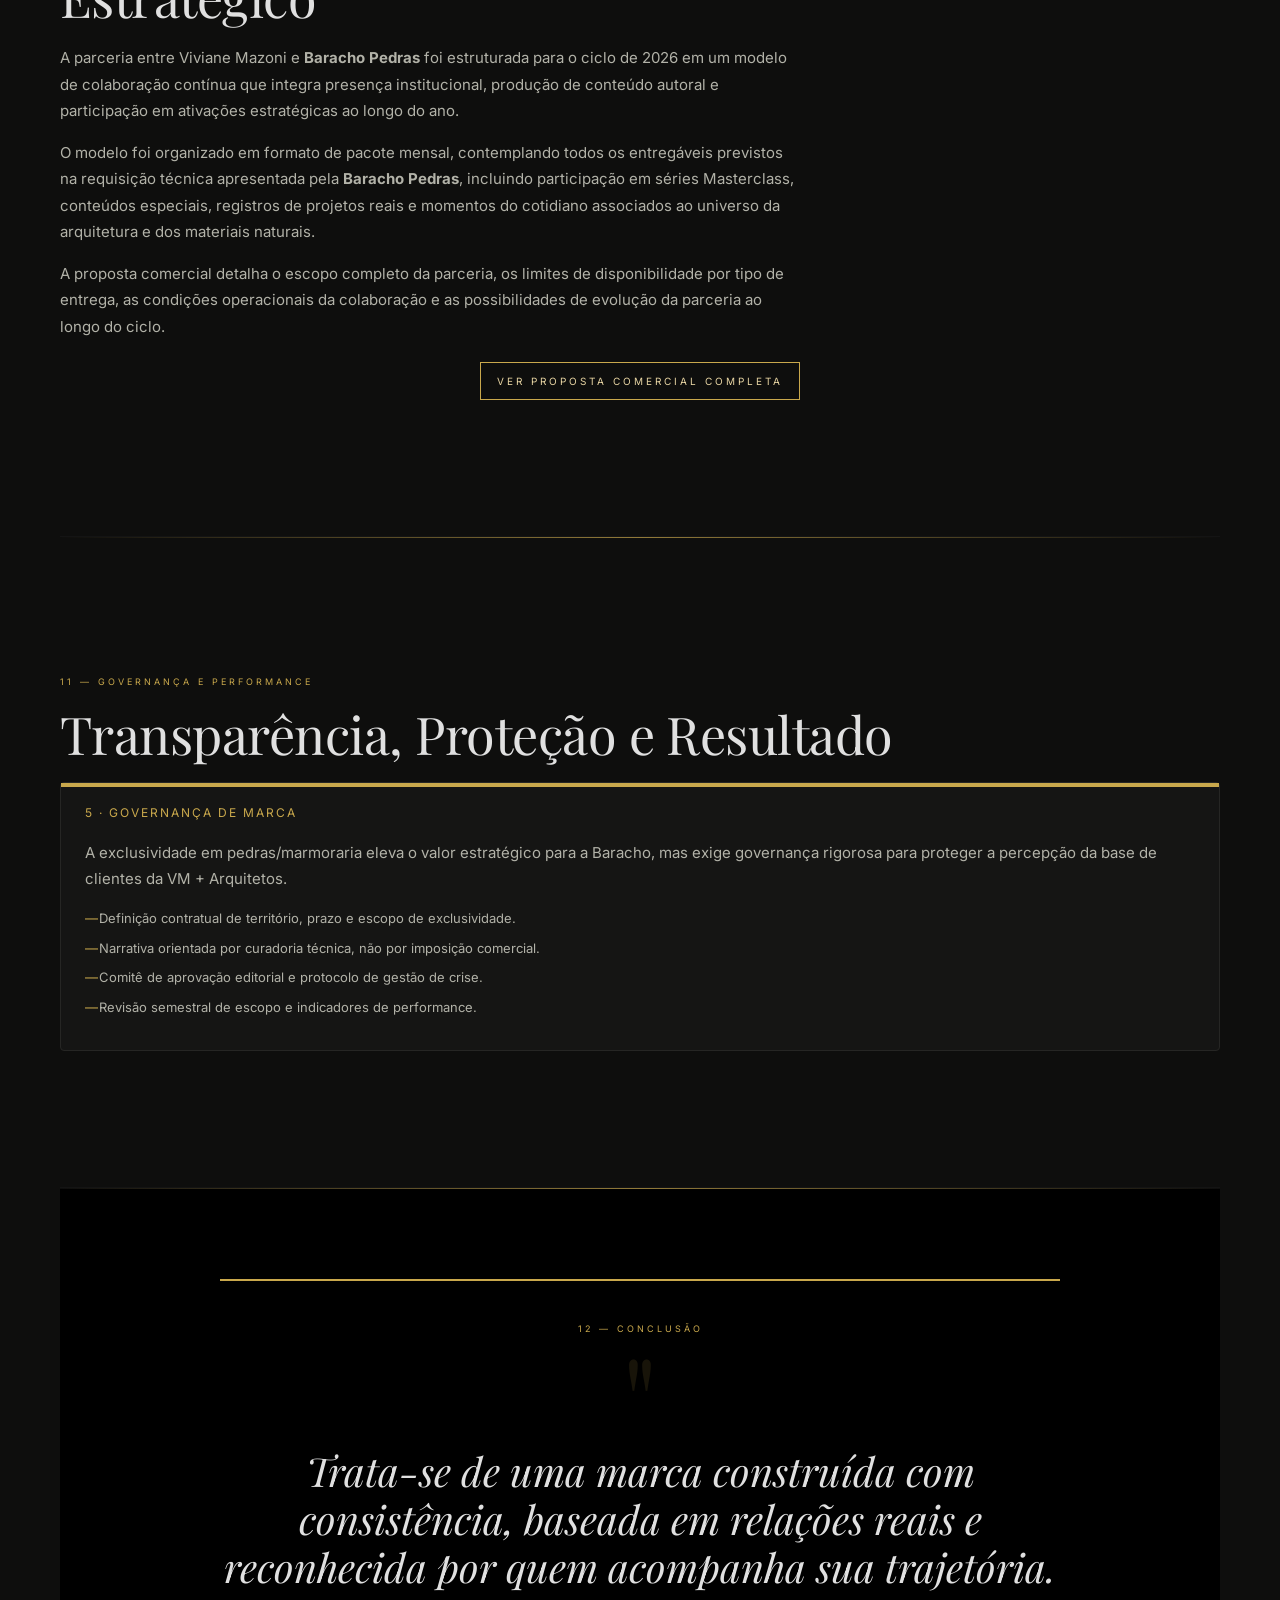
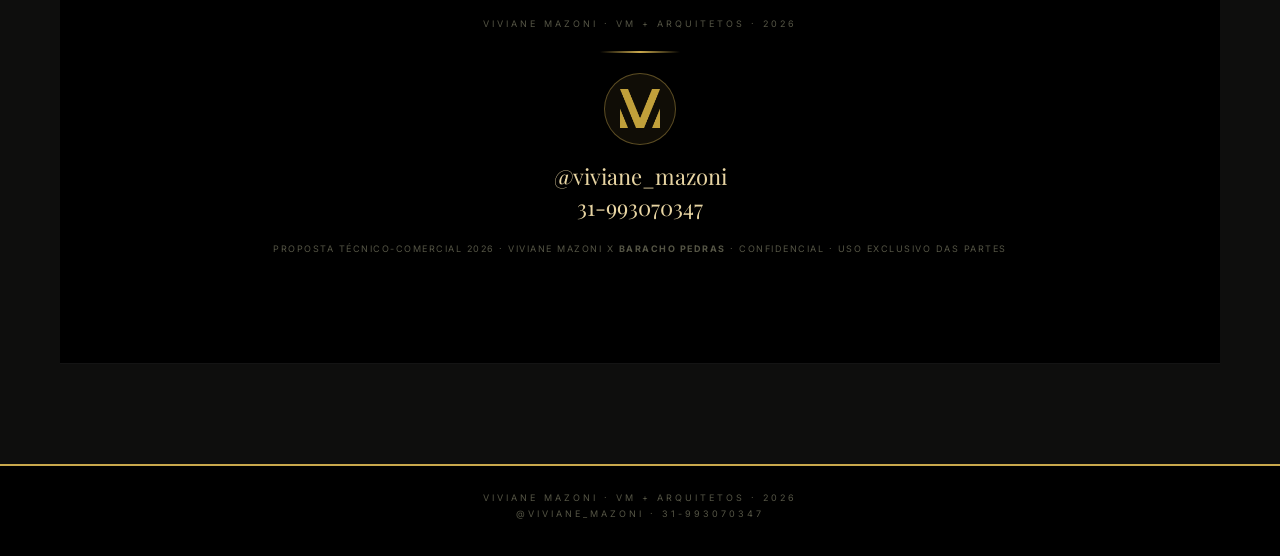
<file: profissional/propostas/viviane-mazoni-baracho-2026/index.html>
<!doctype html>
<html lang="pt-BR">
<head>
  <meta charset="utf-8" />
  <meta name="viewport" content="width=device-width, initial-scale=1" />
  <meta name="description" content="Media Kit e Proposta Técnico-Comercial 2026 de Viviane Mazoni para Baracho Pedras, com dados de desempenho, audiência, modelo de entrega e investimento." />
  <title>Media Kit 2026 | Viviane Mazoni x Baracho Pedras</title>
  <link rel="preconnect" href="https://fonts.googleapis.com" />
  <link rel="preconnect" href="https://fonts.gstatic.com" crossorigin />
  <link href="https://fonts.googleapis.com/css2?family=Playfair+Display:ital,wght@0,400;0,600;1,400;1,600&family=Inter:wght@300;400;500;600&family=JetBrains+Mono:wght@500;700&display=swap" rel="stylesheet" />
  <style>
    :root {
      --bg: #0E0E0D;
      --bg-soft: #121211;
      --card: #161615;
      --line: #262624;
      --gold: #C9A84C;
      --gold-light: #E8D5A3;
      --gold-deep: #8B6914;
      --text: #E0E0E0;
      --text-soft: #B2B2A8;
      --text-muted: #555545;
      --olive: #6C6A43;
      --bronze: #7A5933;
      --wine: #6B3E43;
      --max: 1200px;
      --radius: 4px;
    }

    * { box-sizing: border-box; }
    html, body { margin: 0; padding: 0; background: var(--bg); color: var(--text); }
    body { font-family: 'Inter', sans-serif; line-height: 1.6; }
    a { color: inherit; }

    .topbar {
      position: sticky;
      top: 0;
      z-index: 100;
      background: rgba(14, 14, 13, 0.96);
      border-bottom: 1px solid var(--gold-deep);
    }
    .topbar-inner {
      max-width: var(--max);
      margin: 0 auto;
      padding: 14px 20px;
      display: flex;
      justify-content: space-between;
      align-items: center;
      gap: 14px;
    }
    .brand {
      color: var(--gold);
      font-size: 10px;
      letter-spacing: 3px;
      text-transform: uppercase;
    }
    .kit {
      color: var(--text-muted);
      font-size: 9px;
      letter-spacing: 3px;
      text-transform: uppercase;
    }
    .jump-nav {
      display: flex;
      gap: 8px;
      align-items: center;
    }
    .jump-nav a {
      color: var(--text-soft);
      text-decoration: none;
      font-size: 9px;
      letter-spacing: 1px;
      text-transform: uppercase;
      padding: 3px 4px;
      transition: color .25s ease;
    }
    .jump-nav a:hover {
      color: var(--gold-light);
    }

    .page { max-width: var(--max); margin: 0 auto; padding: 0 20px 100px; }

    .gold-divider {
      height: 1px;
      margin: 0 auto;
      width: 100%;
      background: linear-gradient(90deg, transparent, rgba(201, 168, 76, 0.7), transparent);
    }

    .section-tag {
      margin: 0 0 16px;
      color: var(--gold);
      font-size: 9px;
      letter-spacing: 3px;
      text-transform: uppercase;
    }

    .animate-on-scroll {
      opacity: 0;
      transform: translateY(24px);
      transition: opacity 0.6s ease, transform 0.6s ease;
    }
    .animate-on-scroll.visible {
      opacity: 1;
      transform: translateY(0);
    }

    section {
      padding: 136px 0;
      border-bottom: 1px solid #141414;
    }

    h1, h2, h3 {
      font-family: 'Playfair Display', serif;
      font-weight: 400;
      line-height: 1.08;
      margin: 0 0 20px;
      letter-spacing: -0.01em;
    }

    h2 { font-size: clamp(34px, 4.8vw, 52px); }
    p { margin: 0 0 16px; color: var(--text-soft); font-size: 15px; line-height: 1.75; }
    .prose { max-width: 740px; }
    .prose-wide { max-width: 1100px; }

    .hero {
      min-height: 100vh;
      display: grid;
      grid-template-columns: 3fr 2fr;
      gap: 40px;
      align-items: stretch;
      padding: 60px 0 40px;
    }

    .hero-left,
    .hero-right {
      background: var(--bg-soft);
      border: 1px solid var(--line);
      padding: 34px;
      position: relative;
      overflow: hidden;
    }

    .hero-topline {
      font-size: 8px;
      letter-spacing: 4px;
      text-transform: uppercase;
      color: var(--gold);
      margin-bottom: 24px;
    }
    .hero-routing {
      margin: -8px 0 22px;
      color: var(--text-soft);
      font-size: 11px;
      letter-spacing: 1.2px;
    }

    .hero-title {
      font-family: 'Playfair Display', serif;
      font-size: clamp(52px, 9.2vw, 84px);
      line-height: 0.92;
      margin-bottom: 16px;
    }
    .hero-title em {
      color: var(--gold-light);
      font-style: italic;
      font-weight: 300;
    }

    .hero-line {
      width: 60px;
      height: 2px;
      background: var(--gold);
      margin: 24px 0;
    }

    .hero-sub {
      font-size: 11px;
      letter-spacing: 5px;
      text-transform: uppercase;
      color: var(--gold);
      margin-bottom: 20px;
    }

    .handle {
      font-family: 'Playfair Display', serif;
      font-style: italic;
      font-size: 22px;
      color: var(--gold-light);
      margin-bottom: 12px;
    }
    .handle a {
      color: inherit;
      text-decoration: none;
      border-bottom: 1px solid rgba(232, 213, 163, 0.45);
      padding-bottom: 1px;
    }
    .handle a:hover {
      border-bottom-color: var(--gold);
    }

    .tagline {
      font-family: 'Playfair Display', serif;
      font-style: italic;
      color: var(--text-soft);
      font-size: 21px;
      margin-bottom: 32px;
    }

    .doc-btn {
      display: inline-block;
      border: 1px solid var(--gold);
      color: var(--gold-light);
      text-decoration: none;
      padding: 10px 16px;
      font-size: 10px;
      letter-spacing: 3px;
      text-transform: uppercase;
      background: transparent;
      transition: background-color .3s ease, color .3s ease;
    }
    .doc-btn:hover {
      background: rgba(201, 168, 76, 0.12);
      color: var(--text);
    }

    .hero-brand-mark {
      position: absolute;
      right: 18px;
      bottom: 14px;
      width: 210px;
      max-width: 58%;
      opacity: 0.08;
      pointer-events: none;
      user-select: none;
      filter: saturate(0.95);
    }

    .metric {
      position: relative;
      padding: 18px 0;
      border-top: 1px solid rgba(201, 168, 76, 0.35);
    }
    .metric:first-child { border-top: 0; padding-top: 0; }
    .metric-value {
      font-family: 'Playfair Display', serif;
      font-style: italic;
      color: var(--gold-light);
      font-size: 42px;
      line-height: 1;
      margin-bottom: 8px;
    }
    .metric-label {
      font-size: 8px;
      letter-spacing: 4px;
      text-transform: uppercase;
      color: var(--text-muted);
    }
    .metric-note {
      margin-top: 6px;
      color: var(--text-muted);
      font-size: 8px;
      line-height: 1.45;
      max-width: 34ch;
      letter-spacing: 2.4px;
      text-transform: uppercase;
    }

    .split {
      display: grid;
      grid-template-columns: 3fr 2fr;
      gap: 28px;
      align-items: start;
    }

    .card {
      background: #151514;
      border: 1px solid var(--line);
      border-radius: var(--radius);
      padding: 24px;
      position: relative;
      transition: border-color .25s ease;
    }
    .card::before {
      content: "";
      position: absolute;
      top: 0;
      left: 0;
      right: 0;
      height: 4px;
      background: var(--gold);
    }
    .card:hover {
      border-left-color: var(--gold);
      box-shadow: inset 2px 0 0 var(--gold);
    }

    .meta-list {
      border: 1px solid var(--line);
      border-radius: var(--radius);
      overflow: hidden;
    }
    .meta-row {
      display: grid;
      grid-template-columns: 120px 1fr;
      gap: 10px;
      padding: 12px 14px;
      border-bottom: 1px solid var(--line);
      background: rgba(255, 255, 255, 0.01);
    }
    .meta-row:last-child { border-bottom: 0; }
    .meta-label {
      color: var(--gold);
      font-size: 8px;
      letter-spacing: 3px;
      text-transform: uppercase;
    }
    .meta-value {
      color: var(--text);
      font-size: 13px;
      line-height: 1.4;
    }

    .editorial-highlight {
      margin-top: 22px;
      padding: 14px 16px;
      border-left: 3px solid var(--gold);
      background: rgba(201, 168, 76, 0.08);
      color: var(--gold-light);
      font-family: 'Playfair Display', serif;
      font-style: italic;
      font-size: 22px;
      line-height: 1.3;
    }

    .subtitle-italic {
      font-family: 'Playfair Display', serif;
      font-style: italic;
      color: var(--gold-light);
      font-size: clamp(28px, 4vw, 36px);
      margin: -16px 0 24px;
    }

    .pilares {
      margin-top: 24px;
      display: grid;
      grid-template-columns: repeat(3, minmax(0, 1fr));
      gap: 16px;
    }
    .pilar-title {
      color: var(--gold-light);
      font-size: 12px;
      letter-spacing: 2px;
      text-transform: uppercase;
      margin-bottom: 10px;
    }

    .quote-wide {
      margin-top: 26px;
      text-align: center;
      font-family: 'Playfair Display', serif;
      font-style: italic;
      color: var(--gold-light);
      font-size: clamp(24px, 4vw, 34px);
      line-height: 1.2;
      position: relative;
      padding: 8px 20px;
    }
    .brand-manifesto {
      margin-top: 18px;
      border: 1px solid var(--line);
      background: #141413;
      border-left: 3px solid var(--gold);
      padding: 16px 16px;
    }
    .brand-manifesto p {
      margin: 0;
      max-width: none;
      font-size: 14px;
      line-height: 1.75;
    }
    .principles {
      margin-top: 14px;
      display: grid;
      grid-template-columns: repeat(4, minmax(0, 1fr));
      gap: 8px;
    }
    .principle {
      border: 1px solid var(--line);
      background: #141413;
      color: var(--text-soft);
      font-size: 10px;
      letter-spacing: 1px;
      text-transform: uppercase;
      padding: 8px 10px;
      text-align: center;
    }
    .quote-wide::before,
    .quote-wide::after {
      content: '"';
      color: var(--gold);
      font-size: 52px;
      line-height: 0;
      opacity: 0.7;
    }

    .metrics-grid-4 {
      display: grid;
      grid-template-columns: repeat(4, minmax(0, 1fr));
      gap: 14px;
      margin: 22px 0 16px;
    }

    .num {
      font-family: 'Playfair Display', serif;
      font-style: italic;
      color: var(--gold-light);
      font-size: clamp(34px, 5vw, 48px);
      line-height: 1;
      margin-bottom: 8px;
    }
    .num-label {
      font-size: 9px;
      letter-spacing: 3px;
      text-transform: uppercase;
      color: var(--text-muted);
      margin-bottom: 8px;
    }
    .num-sub {
      font-size: 12px;
      color: var(--text-soft);
      line-height: 1.5;
    }

    .metrics-grid-3 {
      display: grid;
      grid-template-columns: repeat(3, minmax(0, 1fr));
      gap: 14px;
      margin: 16px 0;
    }

    .small-stats {
      display: grid;
      grid-template-columns: repeat(3, minmax(0, 1fr));
      gap: 10px;
      margin-top: 10px;
    }
    .inline-data {
      margin-top: 10px;
      border: 1px solid var(--line);
      background: #131312;
      padding: 12px 14px;
      display: grid;
      grid-template-columns: repeat(2, minmax(0, 1fr));
      gap: 8px;
    }
    .inline-data div {
      color: var(--text-soft);
      font-size: 12px;
      line-height: 1.6;
    }
    .inline-data strong {
      display: block;
      font-family: 'JetBrains Mono', monospace;
      color: var(--gold-light);
      font-size: 13px;
      margin-bottom: 2px;
    }

    .footnote {
      margin-top: 14px;
      color: var(--text-muted);
      font-size: 9px;
      font-style: italic;
      letter-spacing: 1px;
    }

    .audiencia-grid {
      display: grid;
      grid-template-columns: repeat(3, minmax(0, 1fr));
      gap: 16px;
      margin-top: 24px;
    }

    .mini-title {
      font-size: 10px;
      letter-spacing: 3px;
      text-transform: uppercase;
      color: var(--gold);
      margin-bottom: 14px;
    }

    .bar-wrap { margin-bottom: 12px; }
    .bar-label {
      font-size: 10px;
      letter-spacing: 2px;
      text-transform: uppercase;
      color: var(--text-soft);
      margin-bottom: 5px;
    }
    .bar-track {
      width: 100%;
      background: #131313;
      border: 1px solid var(--line);
      height: 10px;
      position: relative;
    }
    .bar-fill {
      height: 100%;
      background: linear-gradient(90deg, var(--gold-deep), var(--gold));
    }
    .bar-fill.muted { background: #575747; }

    .geo-big {
      font-family: 'Playfair Display', serif;
      font-style: italic;
      color: var(--gold-light);
      font-size: 54px;
      line-height: 1;
      margin: 2px 0 8px;
    }

    .insight {
      margin-top: 14px;
      padding: 12px 12px;
      border-left: 3px solid var(--gold);
      background: rgba(201, 168, 76, 0.08);
      color: var(--text);
      font-size: 12px;
      line-height: 1.6;
    }
    .city-list {
      margin-top: 10px;
      border-top: 1px solid var(--line);
      padding-top: 10px;
      display: grid;
      gap: 6px;
    }
    .city-row {
      display: flex;
      justify-content: space-between;
      gap: 10px;
      color: var(--text-soft);
      font-size: 12px;
    }
    .city-row b {
      font-family: 'JetBrains Mono', monospace;
      color: var(--gold-light);
      font-weight: 700;
      letter-spacing: .2px;
    }

    .hub-wrap {
      margin-top: 26px;
    }

    .hub-diagram {
      --hub-center: 236px;
      --hub-node: 194px;
      --hub-gap: 44px;
      position: relative;
      min-height: 760px;
      border: 1px solid var(--line);
      background: radial-gradient(circle at center, rgba(198, 168, 90, 0.11) 0, rgba(198, 168, 90, 0) 58%), var(--bg-soft);
      display: grid;
      grid-template-columns: var(--hub-node) var(--hub-gap) var(--hub-center) var(--hub-gap) var(--hub-node);
      grid-template-rows: var(--hub-node) var(--hub-gap) var(--hub-center) var(--hub-gap) var(--hub-node);
      justify-content: center;
      align-content: center;
      justify-items: center;
      align-items: center;
      overflow: hidden;
    }
    .hub-diagram::before,
    .hub-diagram::after {
      content: "";
      position: absolute;
      opacity: 0.2;
      z-index: 1;
      pointer-events: none;
    }
    .hub-diagram::before {
      width: calc((var(--hub-gap) * 2) + var(--hub-center));
      border-top: 1px dashed rgba(198, 168, 90, 0.62);
      left: 50%;
      top: 50%;
      transform: translate(-50%, -50%);
    }
    .hub-diagram::after {
      height: calc((var(--hub-gap) * 2) + var(--hub-center));
      border-left: 1px dashed rgba(198, 168, 90, 0.62);
      left: 50%;
      top: 50%;
      transform: translate(-50%, -50%);
    }

    .hub-node {
      width: var(--hub-node);
      height: var(--hub-node);
      border-radius: 50%;
      display: flex;
      align-items: center;
      justify-content: center;
      text-align: center;
      padding: 18px;
      background: #101010;
      border: 1px solid rgba(198, 168, 90, 0.55);
      color: #ECE8DF;
      line-height: 1.42;
      z-index: 3;
      font-family: 'Josefin Sans', sans-serif;
      font-size: 11.8px;
      font-weight: 300;
      letter-spacing: .2px;
      opacity: 0;
      transform: translateY(14px) scale(0.97);
    }
    .hub-node strong {
      display: block;
      margin-bottom: 7px;
      color: var(--gold-light);
      font-size: 13.5px;
      font-weight: 600;
      letter-spacing: .8px;
      text-transform: uppercase;
    }
    .hub-node.center {
      width: var(--hub-center);
      height: var(--hub-center);
      grid-row: 3;
      grid-column: 3;
      background: #C6A85A;
      border: 2px solid #E2C983;
      color: #111;
      z-index: 5;
      padding: 22px;
      opacity: 1;
      transform: none;
      font-size: 14.8px;
      font-weight: 350;
      line-height: 1.34;
    }
    .hub-node.center strong {
      color: #111;
      font-size: 14.8px;
      font-weight: 700;
      letter-spacing: .7px;
      margin-bottom: 6px;
    }
    .hub-node.top {
      grid-row: 1;
      grid-column: 3;
    }
    .hub-node.left {
      grid-row: 3;
      grid-column: 1;
    }
    .hub-node.right {
      grid-row: 3;
      grid-column: 5;
    }
    .hub-node.bottom {
      grid-row: 5;
      grid-column: 3;
    }

    .hub-diagram.visible .hub-node:not(.center) {
      animation: satIn .55s ease forwards;
    }
    .hub-diagram.visible .top { animation-delay: .1s; }
    .hub-diagram.visible .left { animation-delay: .2s; }
    .hub-diagram.visible .right { animation-delay: .3s; }
    .hub-diagram.visible .bottom { animation-delay: .4s; }

    @keyframes satIn {
      to {
        opacity: 1;
        transform: translateY(0) scale(1);
      }
    }

    .hub-intro { max-width: none; }

    .influencia-grid {
      display: grid;
      grid-template-columns: repeat(3, minmax(0, 1fr));
      gap: 14px;
      margin-top: 20px;
    }
    .inf-card {
      border: 1px solid var(--line);
      background: var(--card);
      padding: 18px;
      font-size: 12px;
      color: var(--text-soft);
      line-height: 1.6;
    }
    .inf-card h4 {
      margin: 0 0 8px;
      font-family: 'Inter', sans-serif;
      color: var(--text);
      text-transform: uppercase;
      letter-spacing: 2px;
      font-size: 10px;
      font-weight: 600;
    }
    .inf-card.gold-left { border-left: 3px solid var(--gold); }
    .inf-card.olive-left { border-left: 3px solid var(--olive); }
    .inf-card.wine-left { border-left: 3px solid var(--wine); }

    .duo-grid {
      display: grid;
      grid-template-columns: repeat(2, minmax(0, 1fr));
      gap: 16px;
      margin-top: 22px;
    }

    .biz-title {
      font-family: 'Playfair Display', serif;
      font-size: 34px;
      margin: 0 0 8px;
      color: var(--text);
    }
    .biz-sub {
      color: var(--gold);
      font-size: 11px;
      letter-spacing: 2px;
      text-transform: uppercase;
      margin-bottom: 12px;
    }

    .dash-list {
      margin: 0;
      padding: 0;
      list-style: none;
    }
    .dash-list li {
      position: relative;
      padding-left: 14px;
      margin-bottom: 8px;
      color: var(--text-soft);
      font-size: 13px;
      line-height: 1.65;
    }
    .dash-list li::before {
      content: "—";
      position: absolute;
      left: 0;
      color: var(--gold);
    }

    .delivery-grid {
      display: grid;
      grid-template-columns: repeat(2, minmax(0, 1fr));
      gap: 14px;
      margin-top: 14px;
    }

    .delivery-item {
      border: 1px solid var(--line);
      background: var(--card);
      padding: 16px;
      color: var(--text-soft);
      font-size: 13px;
    }

    .qty-grid {
      display: grid;
      grid-template-columns: repeat(2, minmax(0, 1fr));
      gap: 12px;
      margin-top: 10px;
    }

    .qty {
      border: 1px solid var(--line);
      background: #141414;
      padding: 12px;
      display: grid;
      grid-template-columns: 42px 1fr;
      align-items: center;
      gap: 10px;
    }
    .qty-num {
      font-family: 'Playfair Display', serif;
      font-style: italic;
      font-size: 34px;
      color: var(--gold-light);
      line-height: 1;
      text-align: center;
    }
    .qty-txt {
      color: var(--text-soft);
      font-size: 12px;
      line-height: 1.5;
    }

    .response-cards {
      margin-top: 16px;
      display: grid;
      grid-template-columns: 1fr;
      gap: 10px;
    }

    .response {
      border: 1px solid var(--line);
      background: var(--card);
      padding: 14px;
      display: grid;
      grid-template-columns: 150px 1fr;
      gap: 12px;
      align-items: start;
    }
    .response-key {
      color: var(--gold);
      font-size: 10px;
      letter-spacing: 2px;
      text-transform: uppercase;
      padding-top: 2px;
    }
    .response p {
      margin: 0;
      font-size: 13px;
      color: var(--text-soft);
      line-height: 1.65;
    }

    .pricing-grid {
      display: grid;
      grid-template-columns: repeat(2, minmax(0, 1fr));
      gap: 14px;
      margin-top: 14px;
    }
    .pricing-card {
      border: 1px solid var(--line);
      background: #141413;
      padding: 22px;
      position: relative;
    }
    .pricing-card::before {
      content: "";
      position: absolute;
      left: 0;
      right: 0;
      top: 0;
      height: 3px;
      background: var(--gold);
    }
    .pricing-plan {
      color: var(--text);
      font-size: 13px;
      letter-spacing: 1.6px;
      text-transform: uppercase;
      margin-bottom: 8px;
      font-weight: 600;
    }
    .pricing-copy {
      color: var(--text-soft);
      font-size: 14px;
      line-height: 1.7;
      margin-bottom: 14px;
      max-width: 46ch;
    }
    .pricing-value {
      font-family: 'Playfair Display', serif;
      font-style: italic;
      font-size: 34px;
      color: var(--gold-light);
      line-height: 1;
    }
    .service-list {
      margin-top: 16px;
      border: 1px solid var(--line);
      background: #121212;
    }
    .service-row {
      display: grid;
      grid-template-columns: 1.6fr auto 1.2fr;
      gap: 14px;
      padding: 12px 14px;
      border-bottom: 1px solid var(--line);
      align-items: center;
    }
    .service-row:last-child { border-bottom: 0; }
    .service-name { color: var(--text); font-size: 13px; }
    .service-value {
      color: var(--gold-light);
      font-family: 'JetBrains Mono', monospace;
      font-size: 13px;
      font-weight: 700;
      white-space: nowrap;
    }
    .service-note { color: var(--text-soft); font-size: 12px; }

    .govern-grid {
      display: grid;
      grid-template-columns: repeat(2, minmax(0, 1fr));
      gap: 16px;
      margin-top: 14px;
    }
    .govern-grid.single {
      grid-template-columns: 1fr;
    }

    .kpi-grid {
      display: grid;
      grid-template-columns: repeat(2, minmax(0, 1fr));
      gap: 10px;
      margin-top: 10px;
    }

    .kpi {
      border: 1px solid var(--line);
      background: var(--card);
      padding: 12px;
      color: var(--text-soft);
      font-size: 12px;
      line-height: 1.5;
    }

    .finale {
      min-height: 80vh;
      display: flex;
      align-items: center;
      justify-content: center;
      background: #000;
      text-align: center;
      padding: 90px 20px;
    }

    .finale-inner {
      max-width: 840px;
      width: 100%;
      border-top: 2px solid var(--gold);
      padding-top: 40px;
    }

    .quote-mark {
      font-family: 'Playfair Display', serif;
      font-size: 120px;
      line-height: 0.5;
      color: rgba(201, 168, 76, 0.12);
      margin-bottom: 20px;
    }

    .finale-quote {
      font-family: 'Playfair Display', serif;
      font-style: italic;
      font-size: clamp(28px, 4vw, 40px);
      line-height: 1.2;
      color: var(--text);
      margin-bottom: 26px;
    }

    .finale-meta {
      font-size: 9px;
      letter-spacing: 3px;
      text-transform: uppercase;
      color: var(--text-muted);
      margin-bottom: 20px;
    }

    .finale-line {
      width: 80px;
      height: 2px;
      margin: 0 auto 20px;
      background: linear-gradient(90deg, transparent, var(--gold), transparent);
    }
    .finale-avatar {
      width: 72px;
      height: 72px;
      margin: 0 auto 16px;
      border-radius: 50%;
      border: 1px solid rgba(201, 168, 76, 0.42);
      background: rgba(201, 168, 76, 0.08);
      display: grid;
      place-items: center;
      overflow: hidden;
    }
    .finale-avatar img {
      width: 56%;
      height: 56%;
      object-fit: contain;
      opacity: 0.92;
      transform: translateY(-1px);
    }

    .finale-contact {
      font-family: 'Playfair Display', serif;
      font-size: 22px;
      color: var(--gold-light);
      line-height: 1.4;
      margin-bottom: 18px;
    }

    .finale-note {
      font-size: 9px;
      letter-spacing: 1.5px;
      color: var(--text-muted);
      text-transform: uppercase;
    }

    footer {
      background: #000;
      border-top: 2px solid var(--gold);
      padding: 24px 20px 34px;
      text-align: center;
    }

    .foot-main,
    .foot-sub {
      font-size: 9px;
      letter-spacing: 3px;
      text-transform: uppercase;
      color: var(--text-muted);
      line-height: 1.8;
    }

    @media (max-width: 980px) {
      .hero,
      .split,
      .pilares,
      .metrics-grid-4,
      .metrics-grid-3,
      .small-stats,
      .audiencia-grid,
      .influencia-grid,
      .duo-grid,
      .delivery-grid,
      .qty-grid,
      .govern-grid,
      .kpi-grid,
      .pricing-grid {
        grid-template-columns: 1fr;
      }
      .principles,
      .inline-data {
        grid-template-columns: 1fr;
      }

      .hero { min-height: auto; padding-top: 40px; }
      .hero-left, .hero-right { padding: 24px; }
      .hero-brand-mark {
        width: 140px;
        right: 14px;
        bottom: 12px;
      }
      .response { grid-template-columns: 1fr; }
      .meta-row { grid-template-columns: 1fr; gap: 6px; }
      .hub-diagram {
        min-height: auto;
        padding: 24px 16px;
        grid-template-columns: 1fr;
        grid-template-rows: repeat(5, auto);
        gap: 14px;
      }
      .hub-diagram::before,
      .hub-diagram::after {
        display: none;
      }
      .hub-node,
      .hub-node.center {
        width: min(100%, 330px);
        height: auto;
        min-height: 112px;
        border-radius: 4px;
        padding: 16px;
        font-size: 12px;
      }
      .hub-node.center {
        font-size: 13px;
        min-height: 128px;
      }
      .hub-node.top { grid-row: 1; grid-column: 1; }
      .hub-node.left { grid-row: 2; grid-column: 1; }
      .hub-node.center { grid-row: 3; grid-column: 1; }
      .hub-node.right { grid-row: 4; grid-column: 1; }
      .hub-node.bottom { grid-row: 5; grid-column: 1; }
      .hub-intro { max-width: none; }
      .jump-nav { display: none; }
      .service-row {
        grid-template-columns: 1fr;
        gap: 4px;
      }

      section { padding: 110px 0; }
    }

    @media (max-width: 480px) {
      .topbar-inner { padding: 12px 14px; }
      .page { padding: 0 14px 90px; }
      .hero-topline, .hero-sub { letter-spacing: 3px; }
      .hero-title { font-size: 56px; }
    }
  </style>
</head>
<body>
  <header class="topbar">
    <div class="topbar-inner">
      <div class="brand">VM + Arquitetos</div>
      <nav class="jump-nav" aria-label="Navegação por seções">
        <a href="#s01">01</a>
        <a href="#s02">02</a>
        <a href="#s03">03</a>
        <a href="#s04">04</a>
        <a href="#s05">05</a>
        <a href="#s06">06</a>
        <a href="#s07">07</a>
        <a href="#s08">08</a>
        <a href="#s09">09</a>
        <a href="#s10">10</a>
        <a href="#s11">11</a>
        <a href="#s12">12</a>
      </nav>
      <div class="kit">Media Kit 2026</div>
    </div>
  </header>

  <main class="page">
    <section class="hero animate-on-scroll">
      <article class="hero-left">
        <p class="hero-topline">Media Kit · 2026 · Proposta Técnico-Comercial</p>
        <p class="hero-routing">Enviado por <strong>Viviane Mazoni</strong> para <strong>Baracho Pedras</strong></p>
        <h1 class="hero-title">Viviane<br><em>Mazoni</em></h1>
        <div class="hero-line"></div>
        <p class="hero-sub">Design de Interiores · Arquitetura · Influência de Mercado · Formação Profissional</p>
        <div class="handle"><a href="https://www.instagram.com/viviane_mazoni?utm_source=ig_web_button_share_sheet&amp;igsh=ZDNlZDc0MzIxNw==" target="_blank" rel="noopener noreferrer">@viviane_mazoni</a></div>
        <p class="tagline">"Arquitetura, interiores e influência no design que conecta pessoas, espaços e marcas."</p>
        <a class="doc-btn" href="/requisicao-tecnica-baracho-2026.pdf" target="_blank" rel="noopener noreferrer">Abrir Requisição Técnica da Baracho</a>
      </article>

      <aside class="hero-right">
        <div class="metric">
          <div class="metric-value">73,3 mil</div>
          <div class="metric-label">Seguidores Instagram</div>
        </div>
        <div class="metric">
          <div class="metric-value">500+</div>
          <div class="metric-label">Projetos Entregues</div>
        </div>
        <div class="metric">
          <div class="metric-value">14 anos</div>
          <div class="metric-label">Presença Digital Ativa</div>
        </div>
        <div class="metric">
          <div class="metric-value">1.000+</div>
          <div class="metric-label">Escritórios Impactados</div>
        </div>
        <div class="metric">
          <div class="metric-value">1,67 mi</div>
          <div class="metric-label">Visualizações</div>
        </div>
        <div class="metric">
          <div class="metric-value">18.797</div>
          <div class="metric-label">Views Médias por Post</div>
          <div class="metric-note">Pico: 124.562 views em publicação única</div>
        </div>
        <img class="hero-brand-mark" src="/assets/logo-vm.png" alt="" aria-hidden="true" />
      </aside>
    </section>
    <div class="gold-divider"></div>

    <section class="animate-on-scroll" id="s01">
      <p class="section-tag">01 — Posicionamento Institucional</p>
      <h2>Uma Parceria de Ativos Estratégicos Complementares</h2>
      <div class="split">
        <div class="prose">
          <p>Recebo com honra o convite da <strong>Baracho Pedras</strong> para integrar o ciclo 2026. Esta proposta parte de um princípio inequívoco: não se trata apenas de mídia; trata-se de reputação, confiança e influência real sobre decisão de compra.</p>
          <p>A Baracho aporta excelência técnica e curadoria de alto rigor. Viviane Mazoni aporta autoridade de mercado, linguagem de execução real e capacidade de converter narrativa em validação de marca.</p>
          <p>O projeto, portanto, é uma aliança de ativos complementares em nível estratégico, com foco em resultado mensurável e equivalência de valor entre as duas marcas.</p>
        </div>
        <div class="card">
          <div class="meta-list">
            <div class="meta-row"><div class="meta-label">Data</div><div class="meta-value">06 de março de 2026</div></div>
            <div class="meta-row"><div class="meta-label">Escopo</div><div class="meta-value">Parceria Anual 2026</div></div>
            <div class="meta-row"><div class="meta-label">Modelo</div><div class="meta-value">Retainer + Entregas Avulsas</div></div>
            <div class="meta-row"><div class="meta-label">Parceira</div><div class="meta-value"><strong>Baracho Pedras</strong></div></div>
            <div class="meta-row"><div class="meta-label">Embaixadora</div><div class="meta-value">Viviane Mazoni — @viviane_mazoni</div></div>
          </div>
        </div>
      </div>
      <p class="editorial-highlight">Ter a Viviane Mazoni como embaixadora não é uma compra de espaço: é a aquisição de um ativo de confiança com efeito direto em reputação e decisão de compra.</p>
    </section>
    <div class="gold-divider"></div>

    <section class="animate-on-scroll" id="s02">
      <p class="section-tag">02 — Defesa Institucional da Marca</p>
      <h2>Por que Viviane Mazoni</h2>
      <p class="subtitle-italic">é a Escolha Certa</p>
      <p class="prose prose-wide">A marca Viviane Mazoni não se sustenta apenas por presença digital ou portfólio técnico. Ela é resultado de uma construção consistente ao longo de mais de uma década de atuação no universo da arquitetura e interiores. Seu posicionamento combina três pilares que dialogam diretamente com o público de alto padrão: autoridade técnica, sensibilidade estética e uma comunicação próxima da vida real. Viviane transita com naturalidade entre o rigor do projeto de interiores e a experiência cotidiana do morar. Essa capacidade de conectar técnica, estética e estilo de vida cria um ambiente de confiança raro no setor.</p>
      <div class="brand-manifesto">
        <p>Viviane é percebida como uma profissional que equilibra múltiplos papéis com autenticidade: designer de interiores, empresária, líder de equipe e mãe. Essa combinação gera algo raro no mercado: confiança transferível. Quando Viviane recomenda ou especifica um material, o público interpreta como critério técnico e experiência prática, e não como publicidade ocasional.</p>
      </div>
      <div class="principles">
        <div class="principle">Dedicação</div>
        <div class="principle">Disciplina</div>
        <div class="principle">Respeito às Pessoas</div>
        <div class="principle">Relações Duradouras</div>
      </div>
      <div class="pilares">
        <article class="card">
          <h3 class="pilar-title">Pilar 01 — Autoridade Técnica</h3>
          <p>Construída pela atuação prática em projetos de interiores e na condução da VM + Arquitetos, escritório com mais de 14 anos de mercado e centenas de projetos desenvolvidos no segmento de alto padrão. Essa trajetória consolidou Viviane como uma profissional respeitada entre clientes e também entre arquitetos, designers e fornecedores do setor.</p>
        </article>
        <article class="card">
          <h3 class="pilar-title">Pilar 02 — Autenticidade Pessoal</h3>
          <p>Sua audiência não acompanha apenas projetos, acompanha uma história real. Viviane compartilha o cotidiano da profissão aliado à vida familiar, ao empreendedorismo e à liderança de equipe. Essa combinação cria identificação genuína e fortalece uma relação de confiança consistente com o público.</p>
        </article>
        <article class="card">
          <h3 class="pilar-title">Pilar 03 — Liderança de Ecossistema</h3>
          <p>Além da atuação em projetos, Viviane também influencia o desenvolvimento do setor por meio da mentoria e da troca de conhecimento com outros escritórios. Hoje, sua rede profissional reúne centenas de arquitetos, designers e profissionais do mercado que acompanham suas decisões, referências e posicionamentos. Quando Viviane endossa uma escolha, o mercado observa e reage.</p>
        </article>
      </div>
      <p class="quote-wide">A comunicação apresenta ideias. O exemplo constrói confiança. Viviane lidera pelo exemplo e inspira uma rede profissional que acompanha suas escolhas.</p>
    </section>
    <div class="gold-divider"></div>
    <section class="animate-on-scroll" id="s03">
      <p class="section-tag">03 — Presença Digital · Dados Objetivos</p>
      <h2>Números que Validam Autoridade</h2>
      <p class="prose">A presença digital de Viviane Mazoni foi construída ao longo de mais de uma década, de forma orgânica e consistente. Os indicadores abaixo refletem alcance, engajamento e confiança.</p>

      <div class="metrics-grid-4">
        <article class="card"><div class="num">73,3 mil</div><div class="num-label">Seguidores Totais</div><div class="num-sub">Audiência orgânica qualificada</div></article>
        <article class="card"><div class="num">2.605</div><div class="num-label">Publicações</div><div class="num-sub">Portfolio visual ativo desde 2012</div></article>
        <article class="card"><div class="num">1,67 mi</div><div class="num-label">Visualizações (Período)</div><div class="num-sub">Orgânicas + pagas, relatório oficial</div></article>
        <article class="card"><div class="num">70.188</div><div class="num-label">Visitas ao Perfil</div><div class="num-sub">+123,65% vs. período anterior</div></article>
      </div>

      <h3 style="font-family:'Inter',sans-serif;color:var(--gold);font-size:12px;letter-spacing:2px;text-transform:uppercase;margin-top:28px;">Análise de Conteúdo (amostra pública — 2.601 posts)</h3>
      <div class="metrics-grid-3">
        <article class="card"><div class="num">155,2</div><div class="num-label">Interações Médias / Post</div><div class="num-sub">Mediana de 78 por publicação</div></article>
        <article class="card"><div class="num">18.797</div><div class="num-label">Views Médias por Post</div><div class="num-sub">Pico: 124.562 views em publicação única</div></article>
        <article class="card"><div class="num">18</div><div class="num-label">Publicações com Baracho</div><div class="num-sub">Menções, marcações e coautorias registradas</div></article>
      </div>

      <div class="small-stats">
        <article class="card"><div class="num">15.712</div><div class="num-label">Curtidas</div></article>
        <article class="card"><div class="num">1.001</div><div class="num-label">Comentários</div></article>
        <article class="card"><div class="num">1.036</div><div class="num-label">Compartilhamentos</div></article>
      </div>
      <div class="inline-data">
        <div><strong>1.118.838</strong>visualizações de posts no período.</div>
        <div><strong>339.547</strong>visualizações de reels no período.</div>
      </div>

      <p class="footnote">Dados extraídos do relatório oficial de desempenho do perfil @viviane_mazoni e de analise pública do perfil · Março 2026.</p>
    </section>
    <div class="gold-divider"></div>

    <section class="animate-on-scroll" id="s04">
      <p class="section-tag">04 — Perfil da Audiência</p>
      <h2>Quem Acompanha e Consome</h2>
      <p class="prose">A audiência de Viviane Mazoni tem alta aderência ao público decisor do mercado imobiliário e de alto padrão. É uma base ativa de adultos em fase de aquisição, reforma e investimento patrimonial.</p>

      <div class="audiencia-grid">
        <article class="card">
          <h3 class="mini-title">Distribuição por Gênero</h3>
          <div class="bar-wrap">
            <div class="bar-label">61,63% · Feminino</div>
            <div class="bar-track"><div class="bar-fill" style="width:61.63%"></div></div>
          </div>
          <div class="bar-wrap">
            <div class="bar-label">24,94% · Masculino</div>
            <div class="bar-track"><div class="bar-fill muted" style="width:24.94%"></div></div>
          </div>
          <p>Perfil majoritariamente feminino, grupo que lidera decisões de reforma, decoração e aquisição de imóveis no Brasil.</p>
        </article>

        <article class="card">
          <h3 class="mini-title">Faixa Etária Predominante</h3>
          <div class="bar-wrap">
            <div class="bar-label">25–34 anos</div>
            <div class="bar-track"><div class="bar-fill" style="width:82%"></div></div>
          </div>
          <div class="bar-wrap">
            <div class="bar-label">35–44 anos</div>
            <div class="bar-track"><div class="bar-fill muted" style="width:66%"></div></div>
          </div>
          <div class="bar-wrap">
            <div class="bar-label">45–54 anos</div>
            <div class="bar-track"><div class="bar-fill muted" style="width:43%"></div></div>
          </div>
          <p>Adultos em fase de decisões relevantes: compra de imóvel, reforma e investimento patrimonial de longo prazo.</p>
        </article>

        <article class="card">
          <h3 class="mini-title">Geografia</h3>
          <div class="geo-big">~60%</div>
          <p style="color:var(--text)">Região Metropolitana de BH</p>
          <p style="font-size:12px">BH · Nova Lima · Contagem e entorno</p>
          <div class="gold-divider" style="margin:10px 0 12px"></div>
          <p style="margin-bottom:6px">~40% distribuídos em outros mercados:</p>
          <p style="font-size:12px">São Paulo · Rio de Janeiro · Goiânia · Outras capitais</p>
          <div class="city-list">
            <div class="city-row"><span>Belo Horizonte</span><b>8.113</b></div>
            <div class="city-row"><span>São Paulo</span><b>3.986</b></div>
            <div class="city-row"><span>Rio de Janeiro</span><b>1.478</b></div>
            <div class="city-row"><span>Nova Lima</span><b>1.046</b></div>
            <div class="city-row"><span>Contagem</span><b>928</b></div>
            <div class="city-row"><span>Goiânia</span><b>689</b></div>
          </div>
          <div class="insight">Forte presença no eixo Sudeste, maior mercado consumidor de arquitetura de alto padrão no Brasil.</div>
        </article>
      </div>
    </section>
    <div class="gold-divider"></div>

    <section class="animate-on-scroll" id="s05">
      <p class="section-tag">05 — Hub de Influência de Mercado</p>
      <h2>Viviane Mazoni como Hub de Influência no Ecossistema da Arquitetura e do Morar</h2>
      <p class="prose hub-intro">Diferentes públicos, com diferentes necessidades, encontram em Viviane Mazoni uma referência comum dentro do universo da arquitetura e interiores. À frente da VM + Arquitetos, escritório que reúne uma equipe multidisciplinar formada por arquitetos, designers de interiores, engenheiros e especialistas em projeto e execução, Viviane atua diariamente na criação e entrega de projetos completos para o mercado de alto padrão. Esse posicionamento conecta clientes finais, especificadores, profissionais do setor e marcas do segmento premium, criando um ponto de convergência raro no mercado. É exatamente esse tipo de presença que grandes marcas buscam em uma porta-voz: autoridade técnica, confiança transferida e capacidade de dialogar com múltiplas camadas do mercado.</p>

      <div class="hub-wrap">
        <div class="hub-diagram animate-on-scroll" id="hub-diagram">
          <div class="hub-node center">
            <div>
              <strong>VIVIANE MAZONI</strong><br/>
              VM + Arquitetos<br/>
              Arquitetura & Interiores<br/>
              Projetos • Especificação • Execução
            </div>
          </div>
          <div class="hub-node top">
            <div><strong>ESPECIFICADORES</strong><br/>Arquitetos<br/>Designers<br/>Escritórios</div>
          </div>
          <div class="hub-node left">
            <div><strong>CLIENTES FINAIS</strong><br/>Residencial alto padrão<br/>Projetos personalizados<br/>Relacionamento direto</div>
          </div>
          <div class="hub-node right">
            <div><strong>MARCAS & PARCEIROS</strong><br/>Materiais<br/>Fornecedores<br/>Indústria do setor</div>
          </div>
          <div class="hub-node bottom">
            <div><strong>AUDIÊNCIA DIGITAL</strong><br/>73K+ seguidores<br/>Conteúdo profissional<br/>Projetos reais</div>
          </div>
        </div>
      </div>

      <div class="influencia-grid">
        <article class="inf-card gold-left">
          <h4>Influência Direta</h4>
          73K+ seguidores que acompanham projetos reais, decisões de materiais, bastidores de obra e o cotidiano da criação de projetos de arquitetura e interiores. Uma audiência construída a partir da experiência prática de projetos executados e do relacionamento direto com clientes.
        </article>
        <article class="inf-card olive-left">
          <h4>Influência Profissional</h4>
          Rede formada por mais de 100 escritórios ativos e mais de 1.000 profissionais impactados, entre arquitetos, designers, fornecedores e especialistas do setor. Uma comunidade profissional que acompanha suas referências, escolhas e posicionamentos dentro do mercado.
        </article>
        <article class="inf-card wine-left">
          <h4>Influência Institucional</h4>
          Viviane atua como ponte entre marcas, profissionais e clientes finais, contribuindo para validar materiais, soluções e experiências dentro do universo da arquitetura e interiores. Sua participação em projetos e conteúdos funciona como sinalização de confiança, critério técnico e experiência prática para o mercado.
        </article>
      </div>
    </section>
    <div class="gold-divider"></div>

    <section class="animate-on-scroll" id="s06">
      <p class="section-tag">06 — Estrutura Empresarial</p>
      <h2>Duas Frentes. Uma Visão.</h2>
      <p class="prose">A atuação de Viviane Mazoni está estruturada em dois negócios complementares.</p>
      <p class="prose">De um lado, a <strong>VM + Arquitetos</strong>, escritório que desenvolve projetos completos de arquitetura e interiores para clientes de alto padrão. Do outro, o <strong>Escritório No Azul</strong>, plataforma de formação e mentoria que apoia o crescimento de profissionais e escritórios do setor em todo o Brasil.</p>
      <p class="prose">Essa combinação cria algo raro no mercado: uma profissional que atua simultaneamente na execução real de projetos e na formação de outros escritórios.</p>

      <div class="duo-grid">
        <article class="card">
          <h3 class="biz-title">VM + Arquitetos</h3>
          <p class="biz-sub">Escritório de Arquitetura e Interiores</p>
          <ul class="dash-list">
            <li>Projetos residenciais e comerciais de alto padrão.</li>
            <li>Arquitetura e interiores do conceito à entrega final.</li>
            <li>Imóveis de alto luxo, clínicas e espaços corporativos.</li>
            <li>Curadoria e especificação de mobiliário exclusivo.</li>
            <li>Equipe multidisciplinar alinhada aos mesmos valores e princípios.</li>
          </ul>
        </article>

        <article class="card">
          <h3 class="biz-title">Escritório No Azul</h3>
          <p class="biz-sub">Formação e Mentoria de Escritórios</p>
          <ul class="dash-list">
            <li>Nasceu da experiência real de crescimento da VM + Arquitetos.</li>
            <li>Modelo estruturado de mentoria para profissionais do setor.</li>
            <li>Mais de 100 escritórios acompanhados atualmente em todo o Brasil.</li>
            <li>Mais de 1.000 profissionais impactados ao longo dos anos.</li>
            <li>Influência que se multiplica por todo o mercado nacional.</li>
          </ul>
        </article>
      </div>

      <div class="insight" style="margin-top:16px;">Esse modelo de atuação cria uma característica rara: Viviane não atua apenas como executora de projetos, mas também como referência estratégica para outros profissionais do setor.</div>
      <div class="insight">Quando Viviane valida uma solução, material ou parceiro, essa decisão reverbera não apenas em seus próprios projetos, mas também em uma rede ampla de profissionais que acompanham seu trabalho e suas recomendações.</div>
    </section>
    <div class="gold-divider"></div>

    <section class="animate-on-scroll" id="s07">
      <p class="section-tag">07 — Conexão Viviane x <strong>Baracho Pedras</strong></p>
      <h2>Uma Relação Já Existente e Natural</h2>
      <p class="prose">Antes de qualquer proposta formal, os próprios conteúdos já demonstram uma relação construída de forma orgânica entre Viviane Mazoni e a <strong>Baracho Pedras</strong>.</p>
      <p class="prose">Ao longo dos anos, materiais da <strong>Baracho Pedras</strong> apareceram em projetos, especificações e publicações do perfil de Viviane não como ação publicitária, mas como consequência natural de escolhas feitas no dia a dia dos projetos.</p>
      <p class="prose">Essa recorrência revela algo valioso para uma marca: uma recomendação que nasce da prática profissional e da confiança no fornecedor.</p>

      <div class="metrics-grid-3">
        <article class="card"><div class="num">18</div><div class="num-label">Conteúdos com Presença Baracho</div><div class="num-sub">Menções, marcações ou conteúdos onde a <strong>Baracho Pedras</strong> aparece associada a projetos, especificações ou referências apresentadas no perfil.</div></article>
        <article class="card"><div class="num">124.562</div><div class="num-label">Views em Pico Individual</div><div class="num-sub">Maior alcance registrado em conteúdo envolvendo materiais ou referências relacionadas à <strong>Baracho Pedras</strong>.</div></article>
        <article class="card"><div class="num">3</div><div class="num-label">Top Posts de Maior Engajamento</div><div class="num-sub">Publicações com maior interação do público em conteúdos onde a <strong>Baracho Pedras</strong> aparece no contexto de projetos ou especificações.</div></article>
      </div>

      <p class="prose">Esse histórico demonstra que a relação entre Viviane e <strong>Baracho Pedras</strong> não nasce de uma campanha, mas de uma afinidade construída ao longo do tempo.</p>
      <p class="prose">Transformar essa conexão orgânica em uma parceria estruturada representa apenas o próximo passo natural de uma relação que já existe e que já foi validada pelo próprio público.</p>
    </section>
    <div class="gold-divider"></div>

    <section class="animate-on-scroll" id="s08">
      <p class="section-tag">08 — Arquitetura de Entrega 2026</p>
      <h2>O Que Está na Mesa para 2026</h2>
      <p class="prose">A proposta está estruturada em dois eixos complementares: um núcleo mensal de relacionamento e direção estratégica (retainer), e um menu de ativações contratáveis conforme necessidade e calendário da Baracho.</p>

      <h3 style="font-family:'Inter',sans-serif;color:var(--gold);font-size:12px;letter-spacing:2px;text-transform:uppercase;">4.1 · Núcleo Mensal</h3>
      <div class="delivery-grid">
        <div class="delivery-item">Planejamento editorial mensal + reunião estratégica.</div>
        <div class="delivery-item">Direção narrativa técnica e emocional por campanha.</div>
        <div class="delivery-item">Presença institucional em conteúdos-chave da marca.</div>
        <div class="delivery-item">Monitoramento de KPIs e ajustes de pauta mensais.</div>
      </div>

      <h3 style="font-family:'Inter',sans-serif;color:var(--gold);font-size:12px;letter-spacing:2px;text-transform:uppercase;margin-top:24px;">4.2 · Entregáveis Anuais Recomendados</h3>
      <div class="qty-grid">
        <div class="qty"><div class="qty-num">4</div><div class="qty-txt">Masterclasses anuais</div></div>
        <div class="qty"><div class="qty-num">2</div><div class="qty-txt">Blockbusters semestrais</div></div>
        <div class="qty"><div class="qty-num">12</div><div class="qty-txt">Conteúdos autorais no feed (mínimo)</div></div>
        <div class="qty"><div class="qty-num">24</div><div class="qty-txt">Sequências de stories com CTA (mínimo)</div></div>
        <div class="qty"><div class="qty-num">6</div><div class="qty-txt">Conteúdos colaborativos com membros do Squad</div></div>
        <div class="qty"><div class="qty-num">6</div><div class="qty-txt">Conteúdos de objeção técnica (FAQ premium)</div></div>
      </div>

      <h3 style="font-family:'Inter',sans-serif;color:var(--gold);font-size:12px;letter-spacing:2px;text-transform:uppercase;margin-top:24px;">3 · Resposta a Requisição Técnica</h3>
      <div class="response-cards">
        <article class="response"><div class="response-key">Polo Técnico</div><p>Conteúdo de especificação, desempenho, manutenção, segurança e tomada de decisão, traduzido na linguagem real do arquiteto.</p></article>
        <article class="response"><div class="response-key">Polo Humano</div><p>Narrativa de uso real da pedra como palco de memória, convivência e pertencimento, gerando desejo e identificação.</p></article>
        <article class="response"><div class="response-key">Power Squad</div><p>Viviane como elo entre autoridade de projeto e linguagem de desejo aspiracional, conectando técnica e emoção.</p></article>
        <article class="response"><div class="response-key">Masterclasses</div><p>Quatro ativações anuais com desdobramento multiplataforma para ampliar alcance além do Instagram.</p></article>
        <article class="response"><div class="response-key">Blockbusters</div><p>Dois lançamentos semestrais com foco em desafio técnico + solução invisível, com alto impacto de recordação.</p></article>
      </div>
    </section>
    <div class="gold-divider"></div>

    <section class="animate-on-scroll" id="s09">
      <p class="section-tag">09 — Estrutura de Valor da Parceria</p>
      <h2>Mais que visibilidade: uma parceria baseada em três ativos estratégicos.</h2>
      <p class="prose">A presença de Viviane Mazoni em uma parceria com uma marca não se limita à produção de conteúdo ou participação em eventos.</p>
      <p class="prose">Ela envolve três dimensões complementares que se reforçam mutuamente: prática profissional real, audiência qualificada e reputação construída ao longo de anos de atuação no mercado de arquitetura e interiores.</p>
      <p class="prose">É a combinação desses três ativos que transforma visibilidade em validação para uma marca parceira.</p>

      <div class="metrics-grid-3">
        <article class="card">
          <div class="num-label">Prática Profissional Real</div>
          <div class="num-sub">Mais de uma década de atuação em projetos de arquitetura e interiores de alto padrão, com centenas de ambientes projetados, especificados e entregues.</div>
          <div class="num-sub">As decisões apresentadas nos conteúdos partem da experiência real de obra, relacionamento com clientes e acompanhamento de execução.</div>
        </article>
        <article class="card">
          <div class="num-label">Audiência Qualificada</div>
          <div class="num-sub">Uma comunidade construída ao longo de anos acompanhando decisões reais de projeto, escolha de materiais, especificações e soluções aplicadas na prática.</div>
          <div class="num-sub">O público não acompanha apenas imagens finais, mas o processo e os critérios por trás de cada escolha.</div>
        </article>
        <article class="card">
          <div class="num-label">Reputação Profissional Transferível</div>
          <div class="num-sub">A credibilidade construída ao longo da trajetória profissional de Viviane transforma recomendações em critérios de confiança para o mercado.</div>
          <div class="num-sub">Quando um material ou fornecedor aparece em seus conteúdos, ele é percebido como consequência natural de uma escolha de projeto, e não como publicidade.</div>
        </article>
      </div>

      <article class="card" style="margin-top:16px;">
        <h3 style="font-family:'Inter',sans-serif;color:var(--gold);font-size:12px;letter-spacing:2px;text-transform:uppercase;margin:0 0 10px;">Bastidores que Sustentam a Parceria</h3>
        <p class="prose" style="margin-top:0;max-width:none;">A presença de Viviane em conteúdos, eventos ou ativações representa apenas a parte visível da parceria.</p>
        <p class="prose" style="margin-bottom:0;max-width:none;">Por trás de cada entrega existe um trabalho contínuo de curadoria de projetos, seleção de pautas, alinhamento estratégico e construção narrativa.</p>
        <p class="prose" style="margin-bottom:0;max-width:none;">Esse processo garante que cada conteúdo publicado represente não apenas um produto, mas uma visão consistente sobre arquitetura, materiais e forma de viver.</p>
      </article>
    </section>
    <div class="gold-divider"></div>

    <section class="animate-on-scroll" id="s10">
      <p class="section-tag">10 — Modelo Comercial e Investimento</p>
      <h2>Condições Comerciais para uma Parceria de Valor Estratégico</h2>
      <p class="prose">A parceria entre Viviane Mazoni e <strong>Baracho Pedras</strong> foi estruturada para o ciclo de 2026 em um modelo de colaboração contínua que integra presença institucional, produção de conteúdo autoral e participação em ativações estratégicas ao longo do ano.</p>
      <p class="prose">O modelo foi organizado em formato de pacote mensal, contemplando todos os entregáveis previstos na requisição técnica apresentada pela <strong>Baracho Pedras</strong>, incluindo participação em séries Masterclass, conteúdos especiais, registros de projetos reais e momentos do cotidiano associados ao universo da arquitetura e dos materiais naturais.</p>
      <p class="prose">A proposta comercial detalha o escopo completo da parceria, os limites de disponibilidade por tipo de entrega, as condições operacionais da colaboração e as possibilidades de evolução da parceria ao longo do ciclo.</p>
      <div style="display:flex;justify-content:center;margin-top:22px;">
        <a class="doc-btn" href="/proposta-comercial-baracho-2026/" target="_blank" rel="noopener noreferrer">Ver Proposta Comercial Completa</a>
      </div>
    </section>
    <div class="gold-divider"></div>

    <section class="animate-on-scroll" id="s11">
      <p class="section-tag">11 — Governança e Performance</p>
      <h2>Transparência, Proteção e Resultado</h2>
      <div class="govern-grid single">
        <article class="card">
          <h3 style="font-family:'Inter',sans-serif;color:var(--gold);font-size:12px;letter-spacing:2px;text-transform:uppercase;">5 · Governança de Marca</h3>
          <p>A exclusividade em pedras/marmoraria eleva o valor estratégico para a Baracho, mas exige governança rigorosa para proteger a percepção da base de clientes da VM + Arquitetos.</p>
          <ul class="dash-list">
            <li>Definição contratual de território, prazo e escopo de exclusividade.</li>
            <li>Narrativa orientada por curadoria técnica, não por imposição comercial.</li>
            <li>Comitê de aprovação editorial e protocolo de gestão de crise.</li>
            <li>Revisão semestral de escopo e indicadores de performance.</li>
          </ul>
        </article>
      </div>
    </section>
    <div class="gold-divider"></div>

    <section class="finale animate-on-scroll" id="s12">
      <div class="finale-inner">
        <p class="section-tag" style="text-align:center;margin-bottom:30px;">12 — Conclusão</p>
        <div class="quote-mark">"</div>
        <p class="finale-quote">Trata-se de uma marca construída com consistência, baseada em relações reais e reconhecida por quem acompanha sua trajetória.</p>
        <div class="finale-meta">Viviane Mazoni · VM + Arquitetos · 2026</div>
        <div class="finale-line"></div>
        <div class="finale-avatar" aria-hidden="true">
          <img src="/assets/logo-vm.png" alt="" />
        </div>
        <div class="finale-contact">@viviane_mazoni<br>31-993070347</div>
        <p class="finale-note">Proposta Técnico-Comercial 2026 · Viviane Mazoni x <strong>Baracho Pedras</strong> · Confidencial · Uso Exclusivo das Partes</p>
      </div>
    </section>
  </main>

  <footer>
    <div class="foot-main">Viviane Mazoni · VM + Arquitetos · 2026</div>
    <div class="foot-sub">@viviane_mazoni · 31-993070347</div>
  </footer>

  <script>
    const observer = new IntersectionObserver((entries) => {
      entries.forEach(entry => {
        if (entry.isIntersecting) {
          entry.target.classList.add('visible');
        }
      });
    }, { threshold: 0.1 });

    document.querySelectorAll('.animate-on-scroll').forEach(el => {
      observer.observe(el);
    });
  </script>
</body>
</html>
</file>
<file: cadastro-inicial/styles.css>
:root {
  --bg: #0b0b0b;
  --bg-soft: #121211;
  --surface: #151514;
  --surface-2: #1b1b1a;
  --line: #2a2a27;
  --gold: #c9a84c;
  --gold-soft: #e8d5a3;
  --text: #eceae6;
  --muted: #b8b6b1;
  --danger: #ff7d7d;
  --radius: 18px;
  --shadow: 0 24px 80px rgba(0, 0, 0, 0.45);
  --serif: "Cormorant Garamond", Georgia, serif;
  --sans: "Manrope", "Segoe UI", sans-serif;
}

* {
  box-sizing: border-box;
}

html,
body {
  margin: 0;
  padding: 0;
  min-height: 100%;
}

body {
  background: radial-gradient(circle at 12% 10%, rgba(201, 168, 76, 0.15), transparent 40%),
    radial-gradient(circle at 92% 88%, rgba(232, 213, 163, 0.08), transparent 36%),
    linear-gradient(170deg, var(--bg) 0%, #10100f 42%, #0a0a09 100%);
  color: var(--text);
  font-family: var(--sans);
  line-height: 1.6;
  padding: 32px 20px 56px;
}

.bg-shape {
  position: fixed;
  pointer-events: none;
  border-radius: 999px;
  filter: blur(38px);
  opacity: 0.35;
}

.shape-a {
  width: 280px;
  height: 280px;
  background: rgba(201, 168, 76, 0.22);
  top: -80px;
  right: -70px;
}

.shape-b {
  width: 340px;
  height: 340px;
  background: rgba(232, 213, 163, 0.12);
  bottom: -90px;
  left: -80px;
}

.layout {
  width: min(1120px, 100%);
  margin: 0 auto;
  display: grid;
  grid-template-columns: 0.9fr 1.1fr;
  gap: 24px;
}

.card {
  background: linear-gradient(175deg, rgba(27, 27, 26, 0.95), rgba(17, 17, 16, 0.96));
  border: 1px solid var(--line);
  border-radius: var(--radius);
  box-shadow: var(--shadow);
}

.intro {
  padding: 42px 34px;
}

.eyebrow {
  margin: 0;
  color: var(--gold-soft);
  letter-spacing: 0.14em;
  text-transform: uppercase;
  font-size: 12px;
  font-weight: 700;
}

h1 {
  margin: 10px 0 8px;
  font-family: var(--serif);
  font-size: clamp(34px, 4vw, 52px);
  font-weight: 600;
  line-height: 1.02;
  letter-spacing: 0.01em;
}

h2 {
  margin: 0 0 10px;
  font-family: var(--serif);
  font-size: clamp(26px, 2vw, 34px);
  line-height: 1.15;
  font-weight: 600;
}

.lead {
  margin: 0;
  color: var(--muted);
  font-size: 16px;
  max-width: 45ch;
}

.info-block {
  margin-top: 30px;
  padding: 20px 18px;
  border: 1px solid rgba(201, 168, 76, 0.28);
  border-radius: 14px;
  background: rgba(201, 168, 76, 0.06);
}

.info-block h2 {
  margin-bottom: 12px;
  font-size: 24px;
}

.info-block ul {
  margin: 0;
  padding-left: 18px;
  color: var(--muted);
}

.info-block li + li {
  margin-top: 8px;
}

.divider {
  margin: 30px 0 18px;
  height: 1px;
  background: linear-gradient(to right, rgba(201, 168, 76, 0.6), rgba(201, 168, 76, 0.02));
}

.muted {
  margin: 0;
  color: var(--muted);
  font-size: 14px;
}

.form-area {
  padding: 28px;
}

.stepbar {
  display: grid;
  gap: 8px;
  grid-template-columns: repeat(4, minmax(0, 1fr));
  margin-bottom: 24px;
}

.step {
  border: 1px solid var(--line);
  border-radius: 999px;
  font-size: 12px;
  text-transform: uppercase;
  letter-spacing: 0.08em;
  color: var(--muted);
  padding: 8px 10px;
  text-align: center;
  white-space: nowrap;
  overflow: hidden;
  text-overflow: ellipsis;
}

.step.is-active {
  border-color: var(--gold);
  color: var(--gold-soft);
  background: rgba(201, 168, 76, 0.13);
}

.panel {
  display: none;
}

.panel.is-active {
  display: block;
  animation: fade-up 0.36s ease;
}

.support {
  margin: 0 0 20px;
  color: var(--muted);
  font-size: 14px;
}

.radio-grid {
  display: grid;
  gap: 10px;
  grid-template-columns: repeat(2, minmax(0, 1fr));
}

.radio-grid-2 {
  grid-template-columns: repeat(2, minmax(0, 1fr));
}

.full-row {
  grid-column: 1 / -1;
}

.radio-card {
  border: 1px solid var(--line);
  border-radius: 12px;
  background: var(--surface);
  color: var(--text);
  min-height: 56px;
  display: flex;
  align-items: center;
  padding: 12px 14px;
  cursor: pointer;
  transition: border-color 0.2s ease, transform 0.2s ease, background 0.2s ease;
  position: relative;
}

.radio-card:hover {
  border-color: rgba(201, 168, 76, 0.62);
  transform: translateY(-1px);
}

.radio-card input {
  position: absolute;
  opacity: 0;
  pointer-events: none;
}

.radio-card span {
  display: inline-flex;
  align-items: center;
  gap: 10px;
  font-weight: 500;
}

.radio-card span::before {
  content: "";
  width: 16px;
  height: 16px;
  border-radius: 50%;
  border: 1px solid rgba(201, 168, 76, 0.5);
  box-shadow: inset 0 0 0 3px #121211;
  background: transparent;
  transition: background 0.2s ease;
}

.radio-card input:checked + span::before {
  background: var(--gold);
}

.radio-card:has(input:checked) {
  border-color: var(--gold);
  background: rgba(201, 168, 76, 0.12);
}

.fields {
  display: grid;
  gap: 12px;
}

.two-cols {
  grid-template-columns: repeat(2, minmax(0, 1fr));
}

.field {
  display: grid;
  gap: 6px;
}

.field label {
  font-size: 13px;
  color: var(--gold-soft);
}

input,
textarea {
  width: 100%;
  border: 1px solid var(--line);
  background: var(--surface);
  color: var(--text);
  border-radius: 10px;
  padding: 12px 13px;
  font: inherit;
  transition: border-color 0.18s ease, box-shadow 0.18s ease;
}

textarea {
  resize: vertical;
  min-height: 120px;
}

input::placeholder,
textarea::placeholder {
  color: #8c8a84;
}

input:focus,
textarea:focus {
  outline: none;
  border-color: var(--gold);
  box-shadow: 0 0 0 3px rgba(201, 168, 76, 0.18);
}

input.invalid,
textarea.invalid {
  border-color: var(--danger);
  box-shadow: 0 0 0 3px rgba(255, 125, 125, 0.16);
}

.lgpd-note {
  margin: 18px 0 0;
  padding: 12px 14px;
  border: 1px solid rgba(201, 168, 76, 0.2);
  border-radius: 12px;
  color: var(--muted);
  background: rgba(201, 168, 76, 0.04);
  font-size: 13px;
}

.actions {
  display: flex;
  justify-content: space-between;
  gap: 10px;
  margin-top: 24px;
}

.btn {
  border-radius: 999px;
  border: 1px solid transparent;
  padding: 11px 18px;
  font: inherit;
  font-weight: 600;
  cursor: pointer;
  transition: transform 0.2s ease, opacity 0.2s ease, background 0.2s ease, color 0.2s ease;
}

.btn:hover {
  transform: translateY(-1px);
}

.btn:disabled {
  opacity: 0.55;
  cursor: not-allowed;
  transform: none;
}

.btn-primary {
  background: linear-gradient(120deg, #c9a84c, #d8bc75);
  color: #1d1a12;
}

.btn-ghost {
  background: transparent;
  border-color: rgba(201, 168, 76, 0.35);
  color: var(--gold-soft);
}

.status {
  min-height: 24px;
  margin: 12px 2px 0;
  font-size: 13px;
  color: var(--muted);
}

.status.error {
  color: var(--danger);
}

.status.success {
  color: #9fdb9d;
}

.success {
  border: 1px solid rgba(201, 168, 76, 0.28);
  border-radius: 14px;
  background: rgba(201, 168, 76, 0.07);
  padding: 20px;
}

.success h2 {
  margin-top: 0;
}

.honeypot {
  position: absolute;
  left: -9999px;
  opacity: 0;
}

.reveal {
  animation: fade-up 0.55s ease both;
}

.reveal.delay-1 {
  animation-delay: 0.08s;
}

@keyframes fade-up {
  from {
    opacity: 0;
    transform: translateY(12px);
  }
  to {
    opacity: 1;
    transform: translateY(0);
  }
}

@media (max-width: 980px) {
  .layout {
    grid-template-columns: 1fr;
  }

  .intro,
  .form-area {
    padding: 24px;
  }

  .two-cols,
  .radio-grid {
    grid-template-columns: 1fr;
  }

  .stepbar {
    grid-template-columns: repeat(2, minmax(0, 1fr));
  }

  .actions {
    flex-wrap: wrap;
  }

  .actions .btn {
    flex: 1;
    min-width: 132px;
  }
}
</file>
